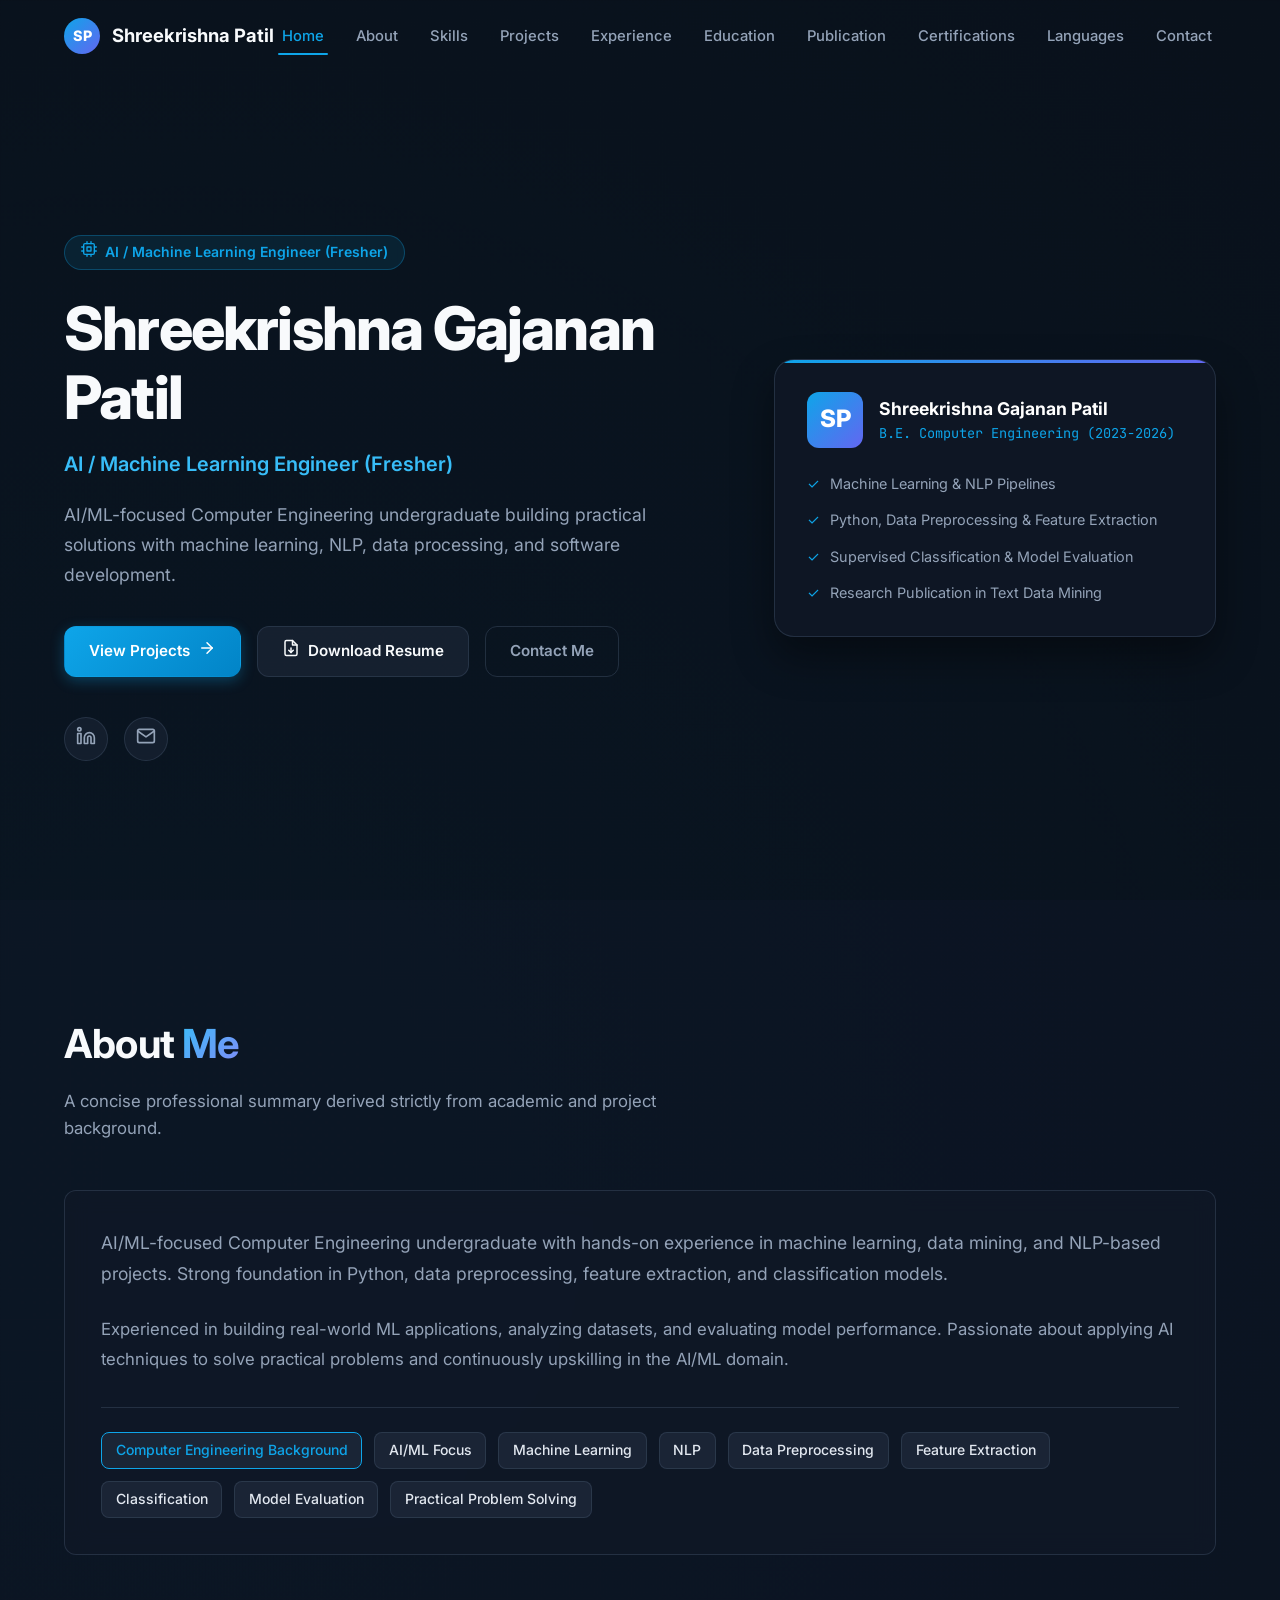
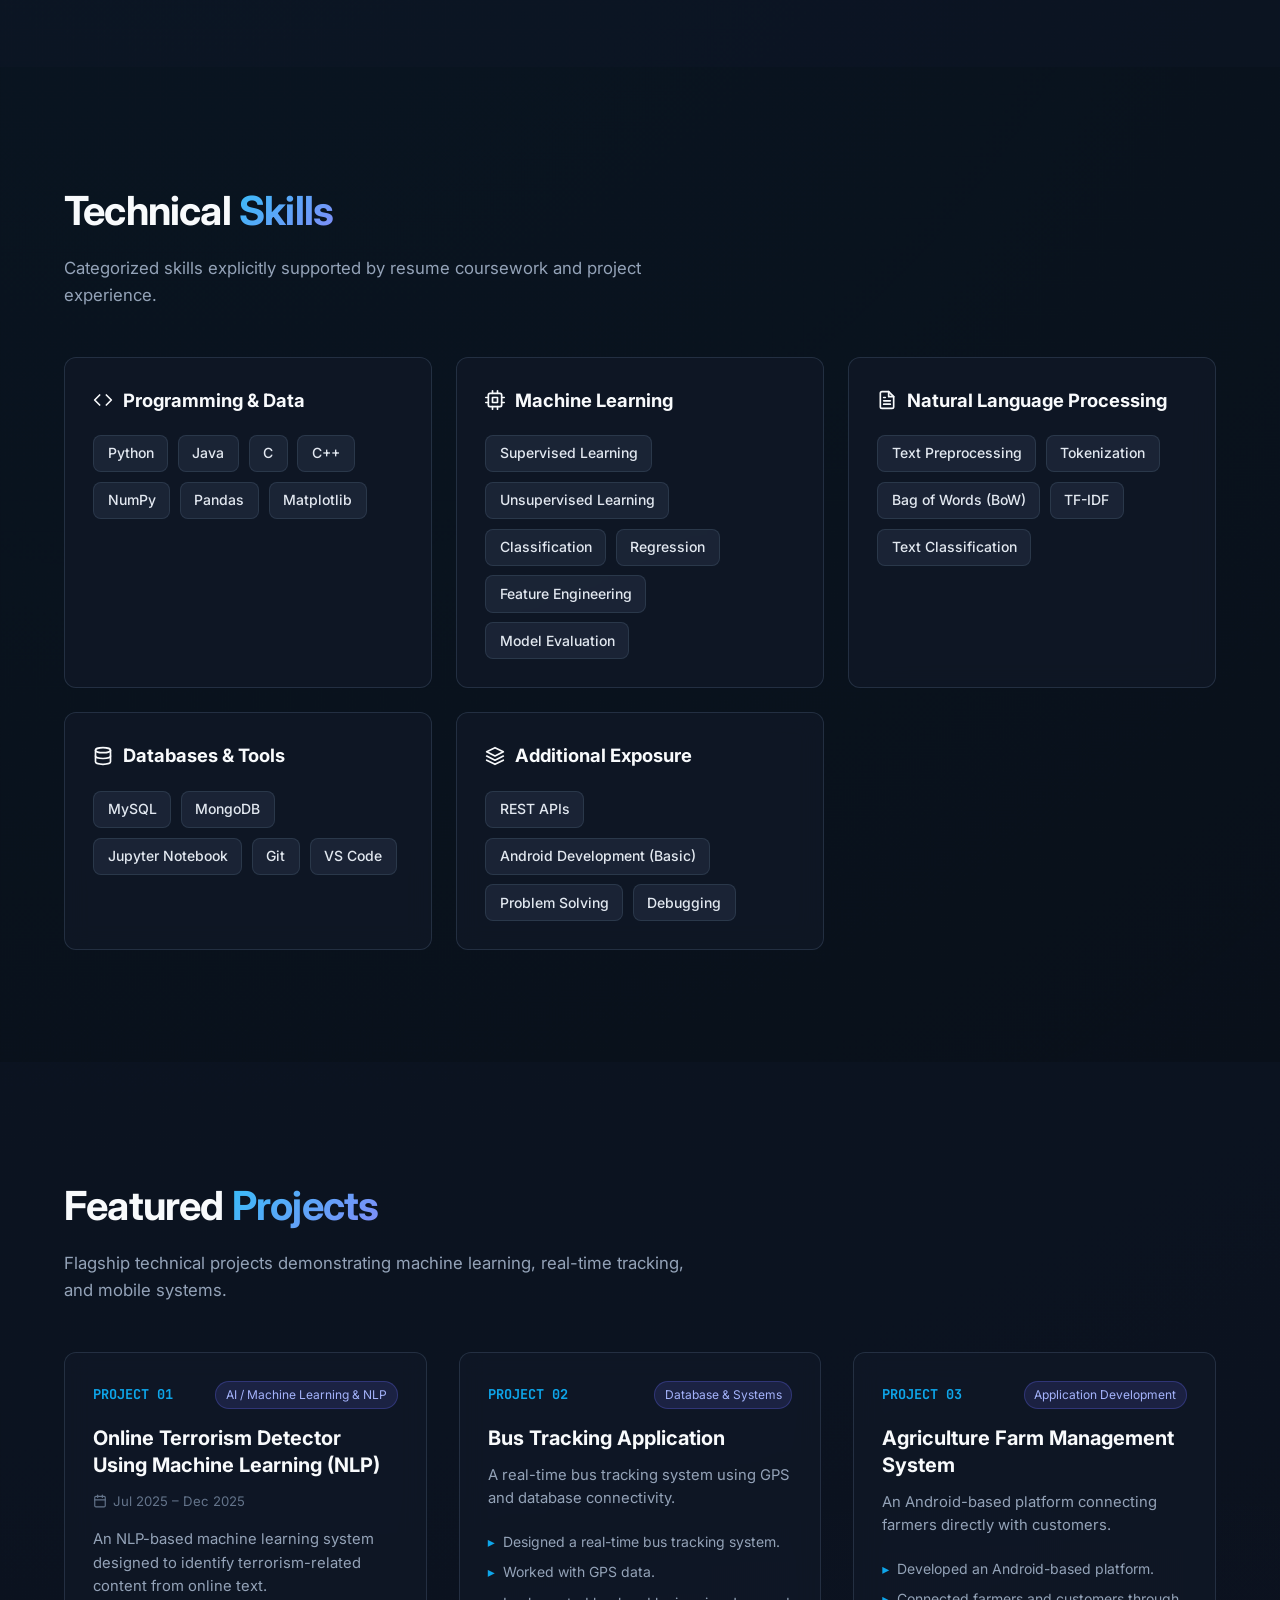
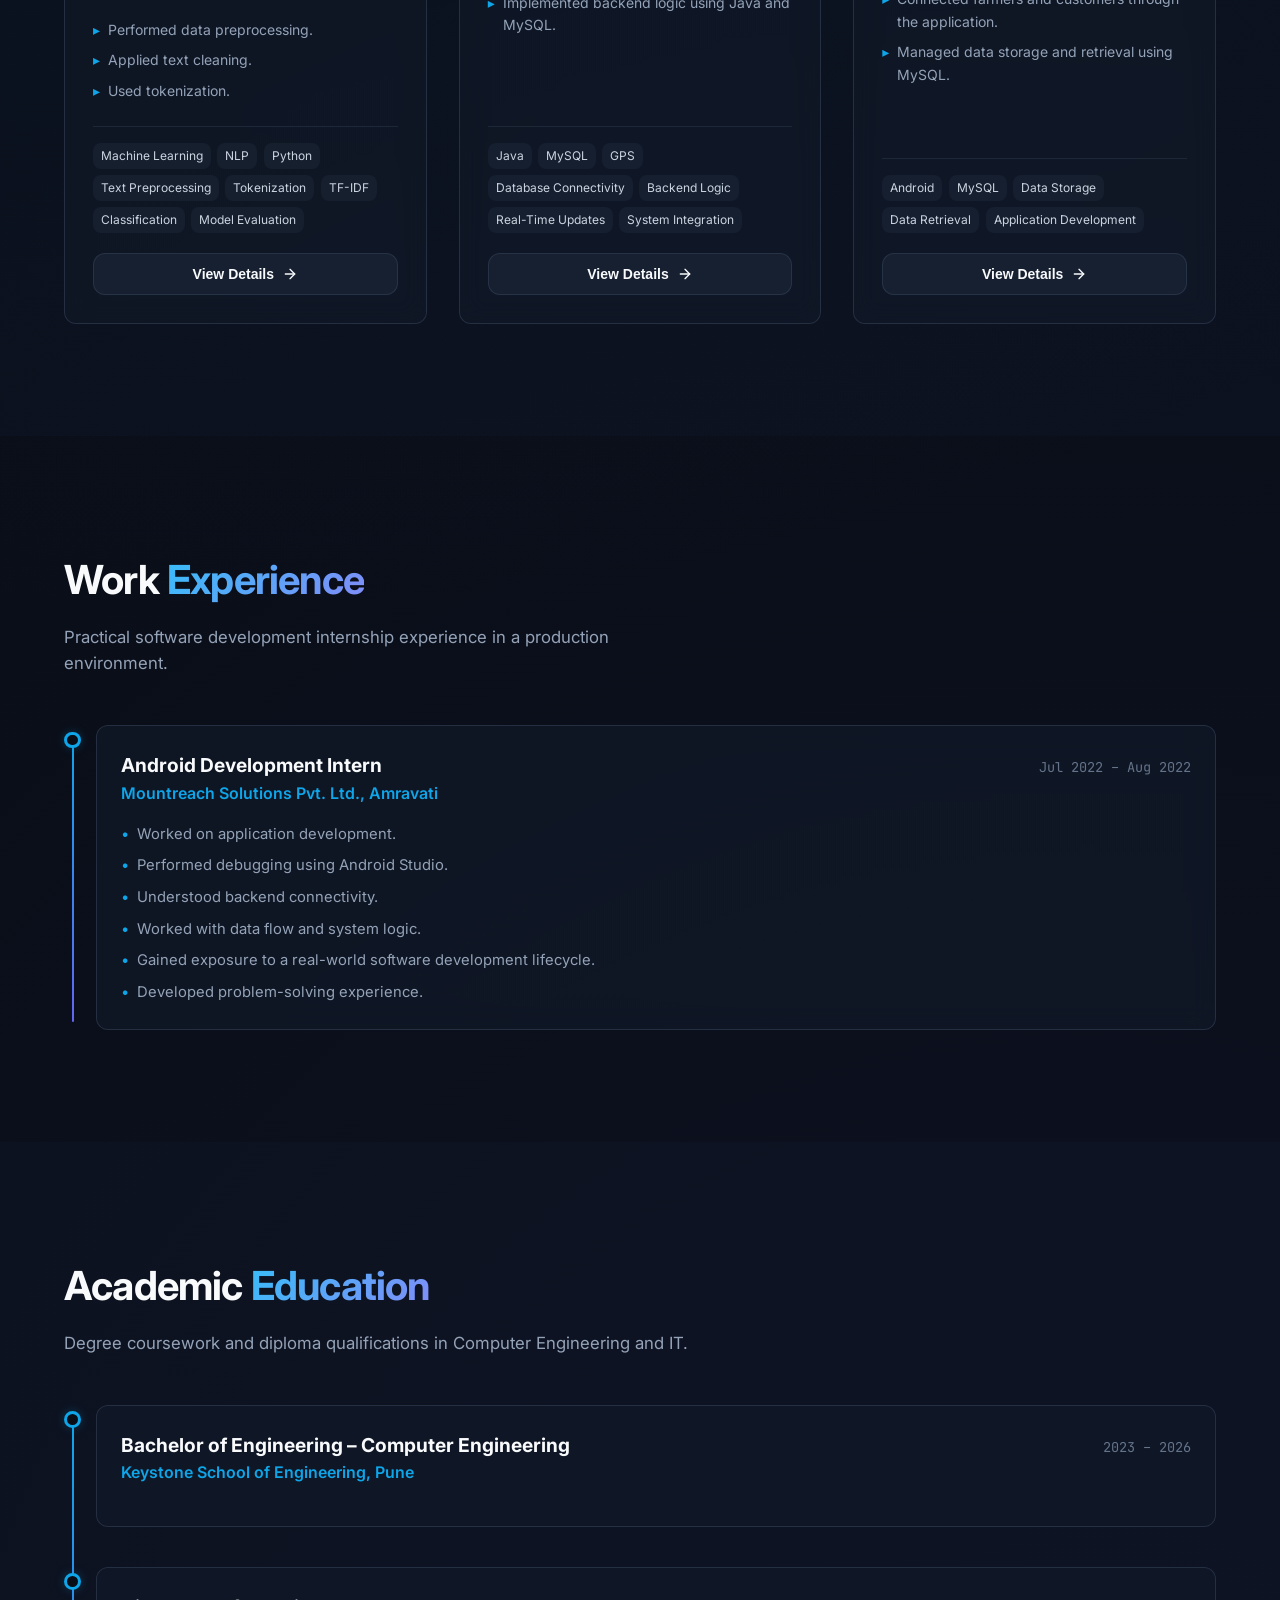
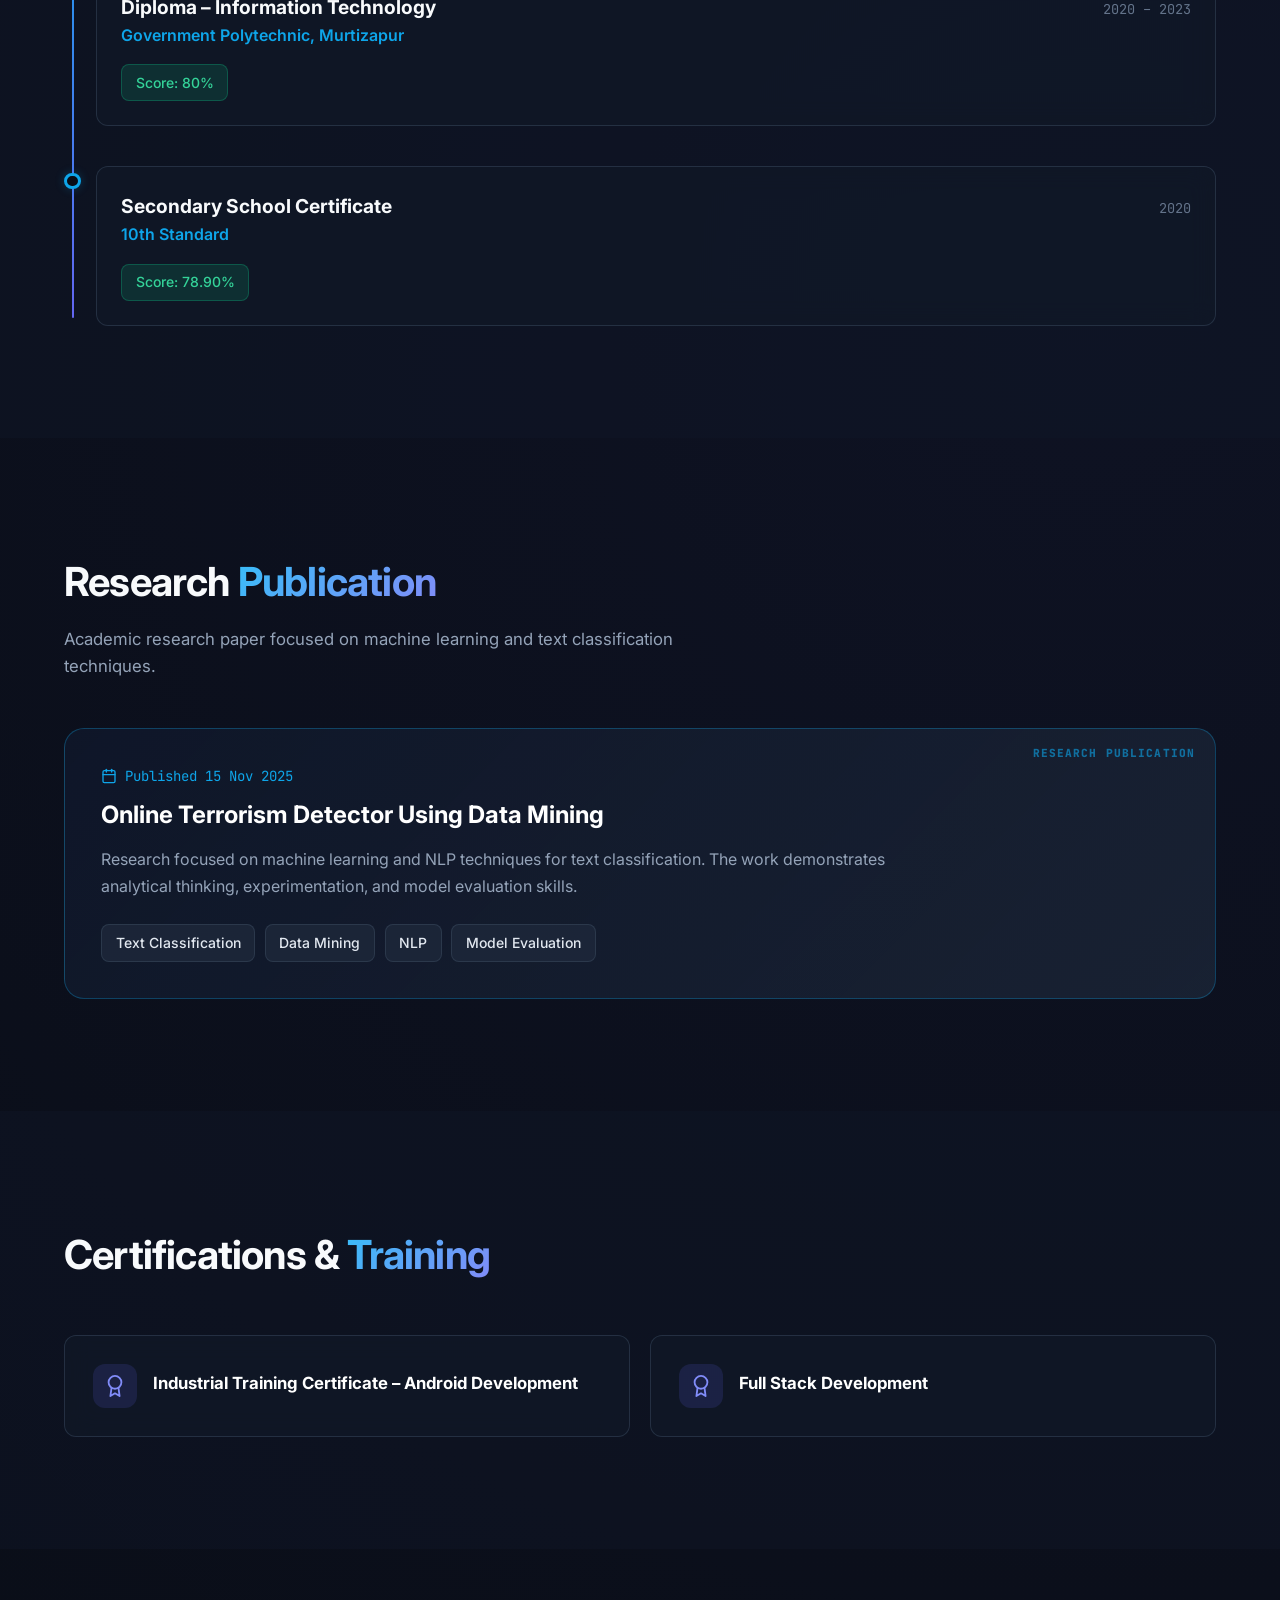
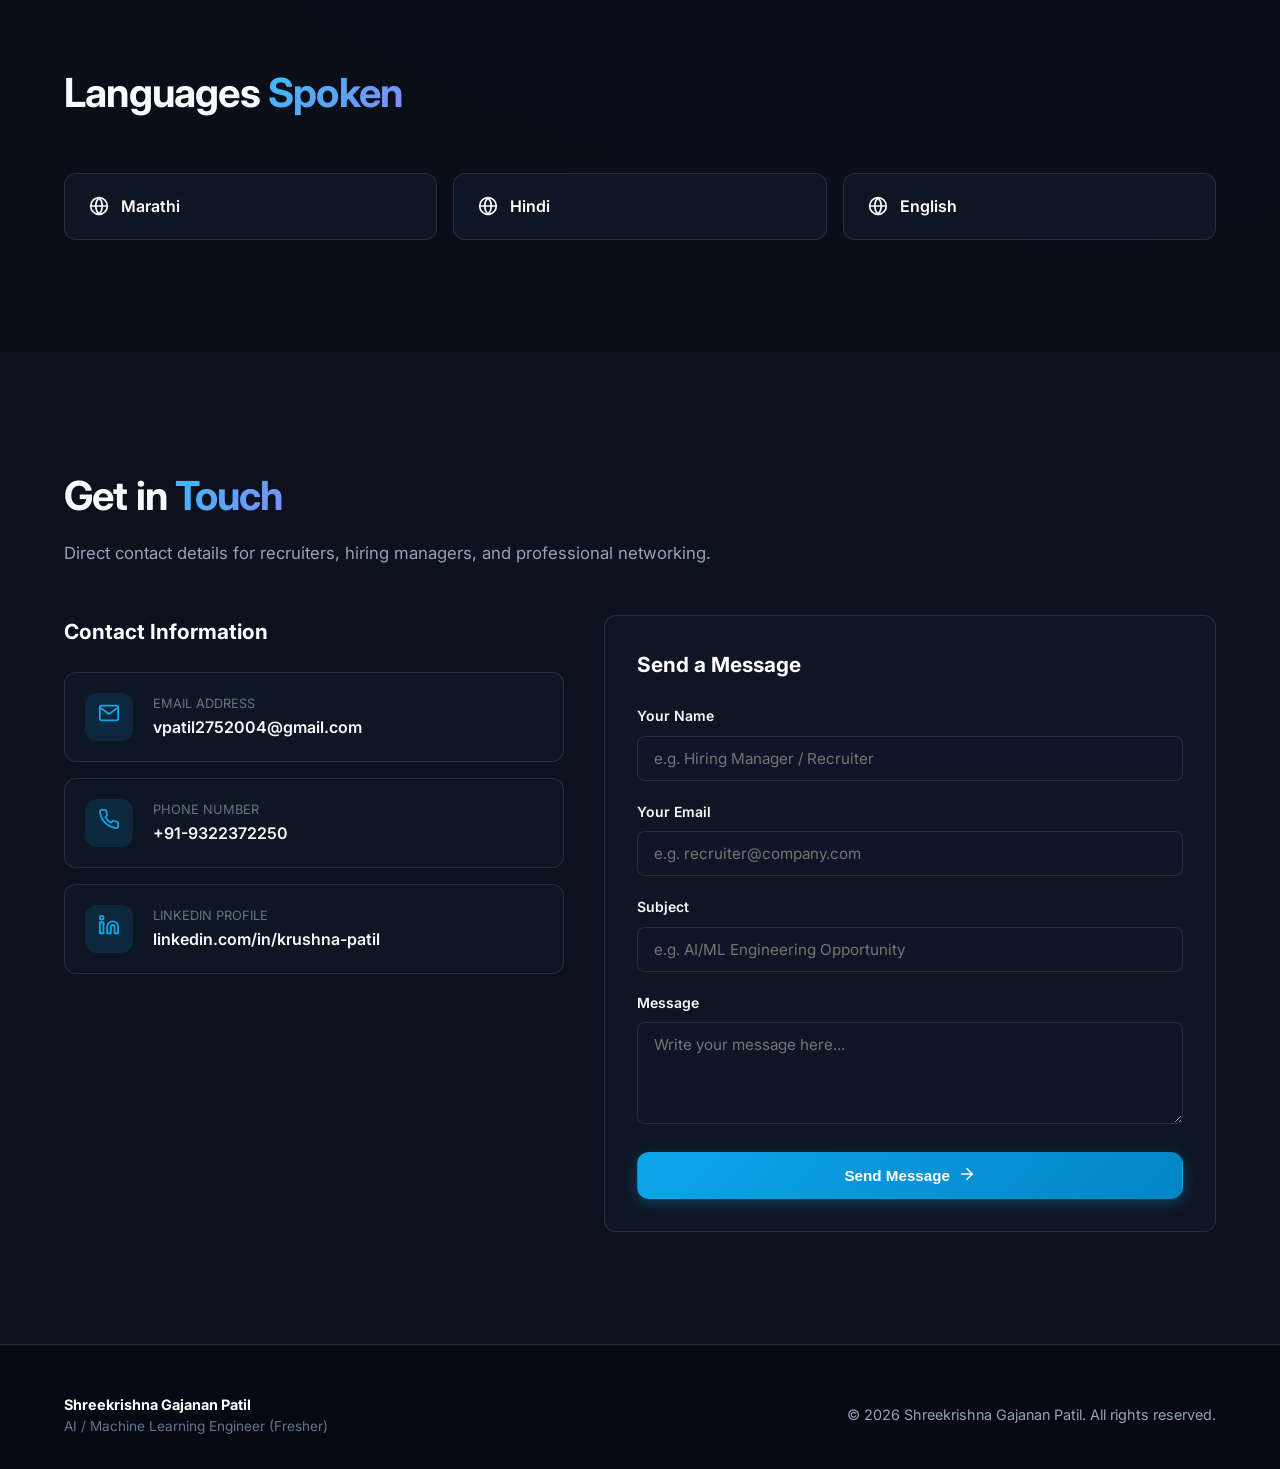
<file: index.html>
<!DOCTYPE html>
<html lang="en">
<head>
  <meta charset="UTF-8">
  <meta name="viewport" content="width=device-width, initial-scale=1.0">

  <!-- SEO Primary Meta Tags -->
  <title>Shreekrishna Gajanan Patil | AI / Machine Learning Engineer</title>
  <meta name="title" content="Shreekrishna Gajanan Patil | AI / Machine Learning Engineer">
  <meta name="description" content="Portfolio of Shreekrishna Gajanan Patil, an AI/ML-focused Computer Engineering undergraduate with experience in machine learning, NLP, data processing, and software development.">
  <meta name="keywords" content="Shreekrishna Gajanan Patil, AI Engineer, Machine Learning Engineer, NLP, Computer Engineering, Python, Supervised Learning, Data Mining, Portfolio">
  <meta name="author" content="Shreekrishna Gajanan Patil">
  <meta name="robots" content="index, follow">

  <!-- Open Graph / Facebook -->
  <meta property="og:type" content="website">
  <meta property="og:url" content="https://shreekrishna-patil.github.io/">
  <meta property="og:title" content="Shreekrishna Gajanan Patil | AI / Machine Learning Engineer">
  <meta property="og:description" content="AI/ML-focused Computer Engineering undergraduate with hands-on experience in machine learning, NLP, data processing, and practical software development.">
  <meta property="og:image" content="./assets/og-image.png">

  <!-- Twitter -->
  <meta property="twitter:card" content="summary_large_image">
  <meta property="twitter:title" content="Shreekrishna Gajanan Patil | AI / Machine Learning Engineer">
  <meta property="twitter:description" content="AI/ML-focused Computer Engineering undergraduate with hands-on experience in machine learning, NLP, and software development.">
  <meta property="twitter:image" content="./assets/og-image.png">

  <!-- Google Fonts Preconnect -->
  <link rel="preconnect" href="https://fonts.googleapis.com">
  <link rel="preconnect" href="https://fonts.gstatic.com" crossorigin>
  <link href="https://fonts.googleapis.com/css2?family=Inter:wght@400;500;600;700;800&family=JetBrains+Mono:wght@400;600;700&display=swap" rel="stylesheet">

  <!-- Favicon -->
  <link rel="icon" type="image/svg+xml" href="./assets/favicon.svg">

  <!-- Stylesheets -->
  <link rel="stylesheet" href="./css/styles.css">

  <!-- JSON-LD Structured Data for Person Schema -->
  <script type="application/ld+json">
  {
    "@context": "https://schema.org",
    "@type": "Person",
    "name": "Shreekrishna Gajanan Patil",
    "jobTitle": "AI / Machine Learning Engineer (Fresher)",
    "email": "vpatil2752004@gmail.com",
    "telephone": "+91-9322372250",
    "sameAs": [
      "https://linkedin.com/in/krushna-patil"
    ],
    "knowsAbout": [
      "Machine Learning",
      "Natural Language Processing",
      "Python",
      "Supervised Learning",
      "Data Preprocessing",
      "TF-IDF",
      "Computer Engineering",
      "MySQL",
      "Java"
    ],
    "alumniOf": [
      {
        "@type": "EducationalOrganization",
        "name": "Keystone School of Engineering, Pune"
      },
      {
        "@type": "EducationalOrganization",
        "name": "Government Polytechnic, Murtizapur"
      }
    ]
  }
  </script>
</head>
<body>

  <!-- Sticky Header Navigation (1. Navbar) -->
  <header class="site-header" id="site-header">
    <div class="container nav-container">
      <a href="#home" class="brand-logo" aria-label="Shreekrishna Gajanan Patil Home">
        <div class="brand-avatar">SP</div>
        <span>Shreekrishna Patil</span>
      </a>

      <nav aria-label="Main Navigation">
        <ul class="nav-menu">
          <li><a href="#home" class="nav-link active">Home</a></li>
          <li><a href="#about" class="nav-link">About</a></li>
          <li><a href="#skills" class="nav-link">Skills</a></li>
          <li><a href="#projects" class="nav-link">Projects</a></li>
          <li><a href="#experience" class="nav-link">Experience</a></li>
          <li><a href="#education" class="nav-link">Education</a></li>
          <li><a href="#publication" class="nav-link">Publication</a></li>
          <li><a href="#certifications" class="nav-link">Certifications</a></li>
          <li><a href="#languages" class="nav-link">Languages</a></li>
          <li><a href="#contact" class="nav-link">Contact</a></li>
        </ul>
      </nav>

      <button class="mobile-nav-toggle" id="mobile-nav-toggle" aria-label="Toggle Navigation Menu" aria-expanded="false" aria-controls="mobile-drawer">
        <span data-icon="code" data-size="24"></span>
      </button>
    </div>
  </header>

  <!-- Mobile Drawer Menu -->
  <div class="mobile-drawer" id="mobile-drawer">
    <ul class="mobile-drawer-links">
      <li><a href="#home" class="mobile-drawer-link">Home <span>→</span></a></li>
      <li><a href="#about" class="mobile-drawer-link">About <span>→</span></a></li>
      <li><a href="#skills" class="mobile-drawer-link">Skills <span>→</span></a></li>
      <li><a href="#projects" class="mobile-drawer-link">Projects <span>→</span></a></li>
      <li><a href="#experience" class="mobile-drawer-link">Experience <span>→</span></a></li>
      <li><a href="#education" class="mobile-drawer-link">Education <span>→</span></a></li>
      <li><a href="#publication" class="mobile-drawer-link">Publication <span>→</span></a></li>
      <li><a href="#certifications" class="mobile-drawer-link">Certifications <span>→</span></a></li>
      <li><a href="#languages" class="mobile-drawer-link">Languages <span>→</span></a></li>
      <li><a href="#contact" class="mobile-drawer-link">Contact <span>→</span></a></li>
    </ul>
  </div>

  <main>
    <!-- Section 2: Hero -->
    <section class="hero-section" id="home">
      <div class="container">
        <div class="hero-grid">
          <div>
            <div class="hero-badge">
              <span data-icon="cpu" data-size="16"></span>
              <span>AI / Machine Learning Engineer (Fresher)</span>
            </div>
            
            <h1 class="hero-title">
              Shreekrishna Gajanan Patil
            </h1>

            <h2 class="hero-subtitle">
              AI / Machine Learning Engineer (Fresher)
            </h2>

            <p class="hero-description">
              AI/ML-focused Computer Engineering undergraduate building practical solutions with machine learning, NLP, data processing, and software development.
            </p>

            <div class="hero-actions">
              <a href="#projects" class="btn btn-primary">
                View Projects <span data-icon="arrow-right" data-size="18"></span>
              </a>

              <a href="./assets/Shreekrishna_Gajanan_Patil_Resume.pdf" download="Shreekrishna_Gajanan_Patil_Resume.pdf" class="btn btn-secondary">
                <span data-icon="file-down" data-size="18"></span> Download Resume
              </a>

              <a href="#contact" class="btn btn-outline">
                Contact Me
              </a>
            </div>

            <div class="hero-socials">
              <a href="https://linkedin.com/in/krushna-patil" target="_blank" rel="noopener noreferrer" class="social-icon-btn" aria-label="LinkedIn Profile">
                <span data-icon="linkedin" data-size="20"></span>
              </a>
              <a href="mailto:vpatil2752004@gmail.com" class="social-icon-btn" aria-label="Email Shreekrishna">
                <span data-icon="mail" data-size="20"></span>
              </a>
            </div>
          </div>

          <!-- Hero Visual Accent Card -->
          <div class="hero-card">
            <div class="hero-card-header">
              <div class="hero-card-avatar">SP</div>
              <div>
                <h3 style="font-weight: 700; color: #fff; font-size: 1.1rem;">Shreekrishna Gajanan Patil</h3>
                <p style="color: var(--color-primary); font-size: 0.85rem; font-family: var(--font-mono);">B.E. Computer Engineering (2023-2026)</p>
              </div>
            </div>

            <div style="display: flex; flex-direction: column; gap: 0.85rem; font-size: 0.9rem; color: var(--text-muted);">
              <div style="display: flex; align-items: center; gap: 0.6rem;">
                <span style="color: var(--color-primary);">✓</span>
                <span>Machine Learning & NLP Pipelines</span>
              </div>
              <div style="display: flex; align-items: center; gap: 0.6rem;">
                <span style="color: var(--color-primary);">✓</span>
                <span>Python, Data Preprocessing & Feature Extraction</span>
              </div>
              <div style="display: flex; align-items: center; gap: 0.6rem;">
                <span style="color: var(--color-primary);">✓</span>
                <span>Supervised Classification & Model Evaluation</span>
              </div>
              <div style="display: flex; align-items: center; gap: 0.6rem;">
                <span style="color: var(--color-primary);">✓</span>
                <span>Research Publication in Text Data Mining</span>
              </div>
            </div>
          </div>
        </div>
      </div>
    </section>

    <!-- Section 3: About -->
    <section class="section-padding" id="about" style="background-color: rgba(15, 23, 42, 0.4);">
      <div class="container">
        <div class="section-header">
          <h2 class="section-title">About <span class="gradient-text">Me</span></h2>
          <p class="section-subtitle">A concise professional summary derived strictly from academic and project background.</p>
        </div>

        <div class="card" style="padding: 2.25rem;">
          <p style="font-size: 1.1rem; line-height: 1.8; color: var(--text-muted); margin-bottom: 1.5rem;">
            AI/ML-focused Computer Engineering undergraduate with hands-on experience in machine learning, data mining, and NLP-based projects. Strong foundation in Python, data preprocessing, feature extraction, and classification models.
          </p>
          <p style="font-size: 1.05rem; line-height: 1.8; color: var(--text-muted);">
            Experienced in building real-world ML applications, analyzing datasets, and evaluating model performance. Passionate about applying AI techniques to solve practical problems and continuously upskilling in the AI/ML domain.
          </p>

          <div style="display: flex; flex-wrap: wrap; gap: 0.75rem; margin-top: 2rem; padding-top: 1.5rem; border-top: 1px solid var(--border-color);">
            <span class="skill-badge" style="border-color: var(--color-primary); color: var(--color-primary);">Computer Engineering Background</span>
            <span class="skill-badge">AI/ML Focus</span>
            <span class="skill-badge">Machine Learning</span>
            <span class="skill-badge">NLP</span>
            <span class="skill-badge">Data Preprocessing</span>
            <span class="skill-badge">Feature Extraction</span>
            <span class="skill-badge">Classification</span>
            <span class="skill-badge">Model Evaluation</span>
            <span class="skill-badge">Practical Problem Solving</span>
          </div>
        </div>
      </div>
    </section>

    <!-- Section 4: Skills -->
    <section class="section-padding" id="skills">
      <div class="container">
        <div class="section-header">
          <h2 class="section-title">Technical <span class="gradient-text">Skills</span></h2>
          <p class="section-subtitle">Categorized skills explicitly supported by resume coursework and project experience.</p>
        </div>

        <div class="skills-grid" id="skills-container">
          <!-- Rendered by main.js -->
        </div>
      </div>
    </section>

    <!-- Section 5: Featured Projects -->
    <section class="section-padding" id="projects" style="background-color: rgba(15, 23, 42, 0.4);">
      <div class="container">
        <div class="section-header">
          <h2 class="section-title">Featured <span class="gradient-text">Projects</span></h2>
          <p class="section-subtitle">Flagship technical projects demonstrating machine learning, real-time tracking, and mobile systems.</p>
        </div>

        <div class="projects-grid" id="projects-container">
          <!-- Rendered by main.js -->
        </div>
      </div>
    </section>

    <!-- Section 6: Experience -->
    <section class="section-padding" id="experience">
      <div class="container">
        <div class="section-header">
          <h2 class="section-title">Work <span class="gradient-text">Experience</span></h2>
          <p class="section-subtitle">Practical software development internship experience in a production environment.</p>
        </div>

        <div id="experience-container">
          <!-- Rendered by main.js -->
        </div>
      </div>
    </section>

    <!-- Section 7: Education -->
    <section class="section-padding" id="education" style="background-color: rgba(15, 23, 42, 0.4);">
      <div class="container">
        <div class="section-header">
          <h2 class="section-title">Academic <span class="gradient-text">Education</span></h2>
          <p class="section-subtitle">Degree coursework and diploma qualifications in Computer Engineering and IT.</p>
        </div>

        <div id="education-container">
          <!-- Rendered by main.js -->
        </div>
      </div>
    </section>

    <!-- Section 8: Publication -->
    <section class="section-padding" id="publication">
      <div class="container">
        <div class="section-header">
          <h2 class="section-title">Research <span class="gradient-text">Publication</span></h2>
          <p class="section-subtitle">Academic research paper focused on machine learning and text classification techniques.</p>
        </div>

        <div id="publication-container">
          <!-- Rendered by main.js -->
        </div>
      </div>
    </section>

    <!-- Section 9: Certifications -->
    <section class="section-padding" id="certifications" style="background-color: rgba(15, 23, 42, 0.4);">
      <div class="container">
        <div class="section-header">
          <h2 class="section-title">Certifications & <span class="gradient-text">Training</span></h2>
        </div>

        <div style="display: grid; grid-template-columns: repeat(auto-fit, minmax(280px, 1fr)); gap: 1.25rem;" id="certifications-container">
          <!-- Rendered by main.js -->
        </div>
      </div>
    </section>

    <!-- Section 10: Languages -->
    <section class="section-padding" id="languages">
      <div class="container">
        <div class="section-header">
          <h2 class="section-title">Languages <span class="gradient-text">Spoken</span></h2>
        </div>

        <div style="display: grid; grid-template-columns: repeat(auto-fit, minmax(200px, 1fr)); gap: 1rem;" id="languages-container">
          <!-- Rendered by main.js -->
        </div>
      </div>
    </section>

    <!-- Section 11: Contact -->
    <section class="section-padding" id="contact" style="background-color: rgba(15, 23, 42, 0.4);">
      <div class="container">
        <div class="section-header">
          <h2 class="section-title">Get in <span class="gradient-text">Touch</span></h2>
          <p class="section-subtitle">Direct contact details for recruiters, hiring managers, and professional networking.</p>
        </div>

        <div class="contact-grid">
          <div>
            <h3 style="font-size: 1.3rem; font-weight: 700; color: #fff; margin-bottom: 1.5rem;">Contact Information</h3>

            <a href="mailto:vpatil2752004@gmail.com" class="contact-card-item">
              <div class="contact-icon-box">
                <span data-icon="mail" data-size="22"></span>
              </div>
              <div>
                <span style="font-size: 0.8rem; color: var(--text-subtle); display: block;">EMAIL ADDRESS</span>
                <span style="font-weight: 600; color: var(--text-main);">vpatil2752004@gmail.com</span>
              </div>
            </a>

            <a href="tel:+919322372250" class="contact-card-item">
              <div class="contact-icon-box">
                <span data-icon="phone" data-size="22"></span>
              </div>
              <div>
                <span style="font-size: 0.8rem; color: var(--text-subtle); display: block;">PHONE NUMBER</span>
                <span style="font-weight: 600; color: var(--text-main);">+91-9322372250</span>
              </div>
            </a>

            <a href="https://linkedin.com/in/krushna-patil" target="_blank" rel="noopener noreferrer" class="contact-card-item">
              <div class="contact-icon-box">
                <span data-icon="linkedin" data-size="22"></span>
              </div>
              <div>
                <span style="font-size: 0.8rem; color: var(--text-subtle); display: block;">LINKEDIN PROFILE</span>
                <span style="font-weight: 600; color: var(--text-main);">linkedin.com/in/krushna-patil</span>
              </div>
            </a>
          </div>

          <!-- Interactive Contact Form -->
          <div class="card" style="padding: 2rem;">
            <h3 style="font-size: 1.3rem; font-weight: 700; color: #fff; margin-bottom: 1.5rem;">Send a Message</h3>

            <form id="contact-form">
              <div class="form-group">
                <label for="form-name" class="form-label">Your Name</label>
                <input type="text" id="form-name" class="form-input" placeholder="e.g. Hiring Manager / Recruiter" required>
              </div>

              <div class="form-group">
                <label for="form-email" class="form-label">Your Email</label>
                <input type="email" id="form-email" class="form-input" placeholder="e.g. recruiter@company.com" required>
              </div>

              <div class="form-group">
                <label for="form-subject" class="form-label">Subject</label>
                <input type="text" id="form-subject" class="form-input" placeholder="e.g. AI/ML Engineering Opportunity">
              </div>

              <div class="form-group">
                <label for="form-message" class="form-label">Message</label>
                <textarea id="form-message" rows="4" class="form-textarea" placeholder="Write your message here..." required></textarea>
              </div>

              <button type="submit" class="btn btn-primary" style="width: 100%;">
                Send Message <span data-icon="arrow-right" data-size="18"></span>
              </button>

              <div id="form-status" style="display: none;"></div>
            </form>
          </div>
        </div>
      </div>
    </section>
  </main>

  <!-- Section 12: Footer -->
  <footer class="site-footer">
    <div class="container footer-content">
      <div>
        <p style="font-weight: 700; color: #fff;">Shreekrishna Gajanan Patil</p>
        <p style="font-size: 0.85rem; color: var(--text-subtle);">AI / Machine Learning Engineer (Fresher)</p>
      </div>

      <div>
        <p>© 2026 Shreekrishna Gajanan Patil. All rights reserved.</p>
      </div>
    </div>
  </footer>

  <!-- Floating Back to Top Button -->
  <button id="back-to-top" class="back-to-top" aria-label="Back to top of page">
    <span data-icon="arrow-right" data-size="20" style="transform: rotate(-90deg);"></span>
  </button>

  <!-- Project Detail Modal Dialog -->
  <div class="modal-overlay" id="modal-overlay" role="dialog" aria-modal="true" aria-labelledby="modal-title">
    <div class="modal-container">
      <button class="modal-close" onclick="closeModal()" aria-label="Close modal">✕</button>
      <div id="modal-content">
        <!-- Injected via JavaScript -->
      </div>
    </div>
  </div>

  <!-- Scripts -->
  <script src="./js/portfolioData.js"></script>
  <script src="./js/main.js"></script>
</body>
</html>
</file>
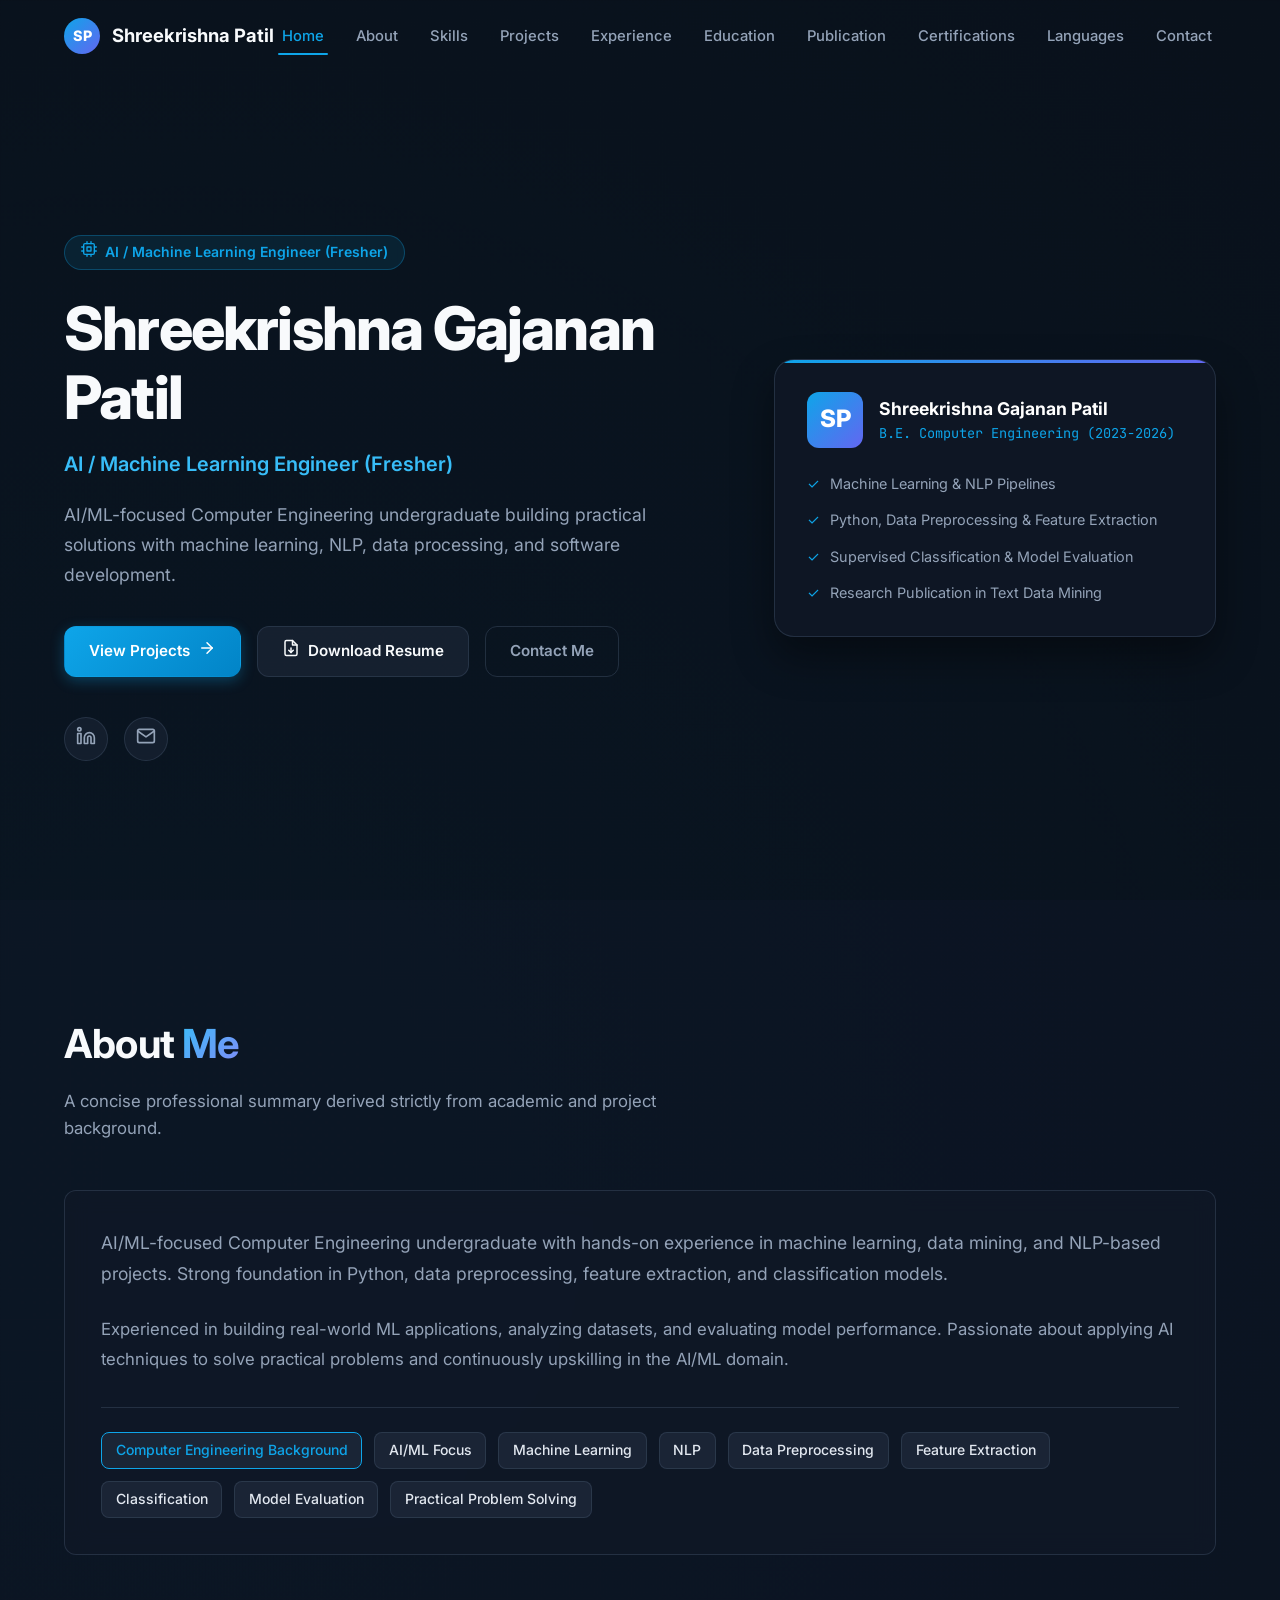
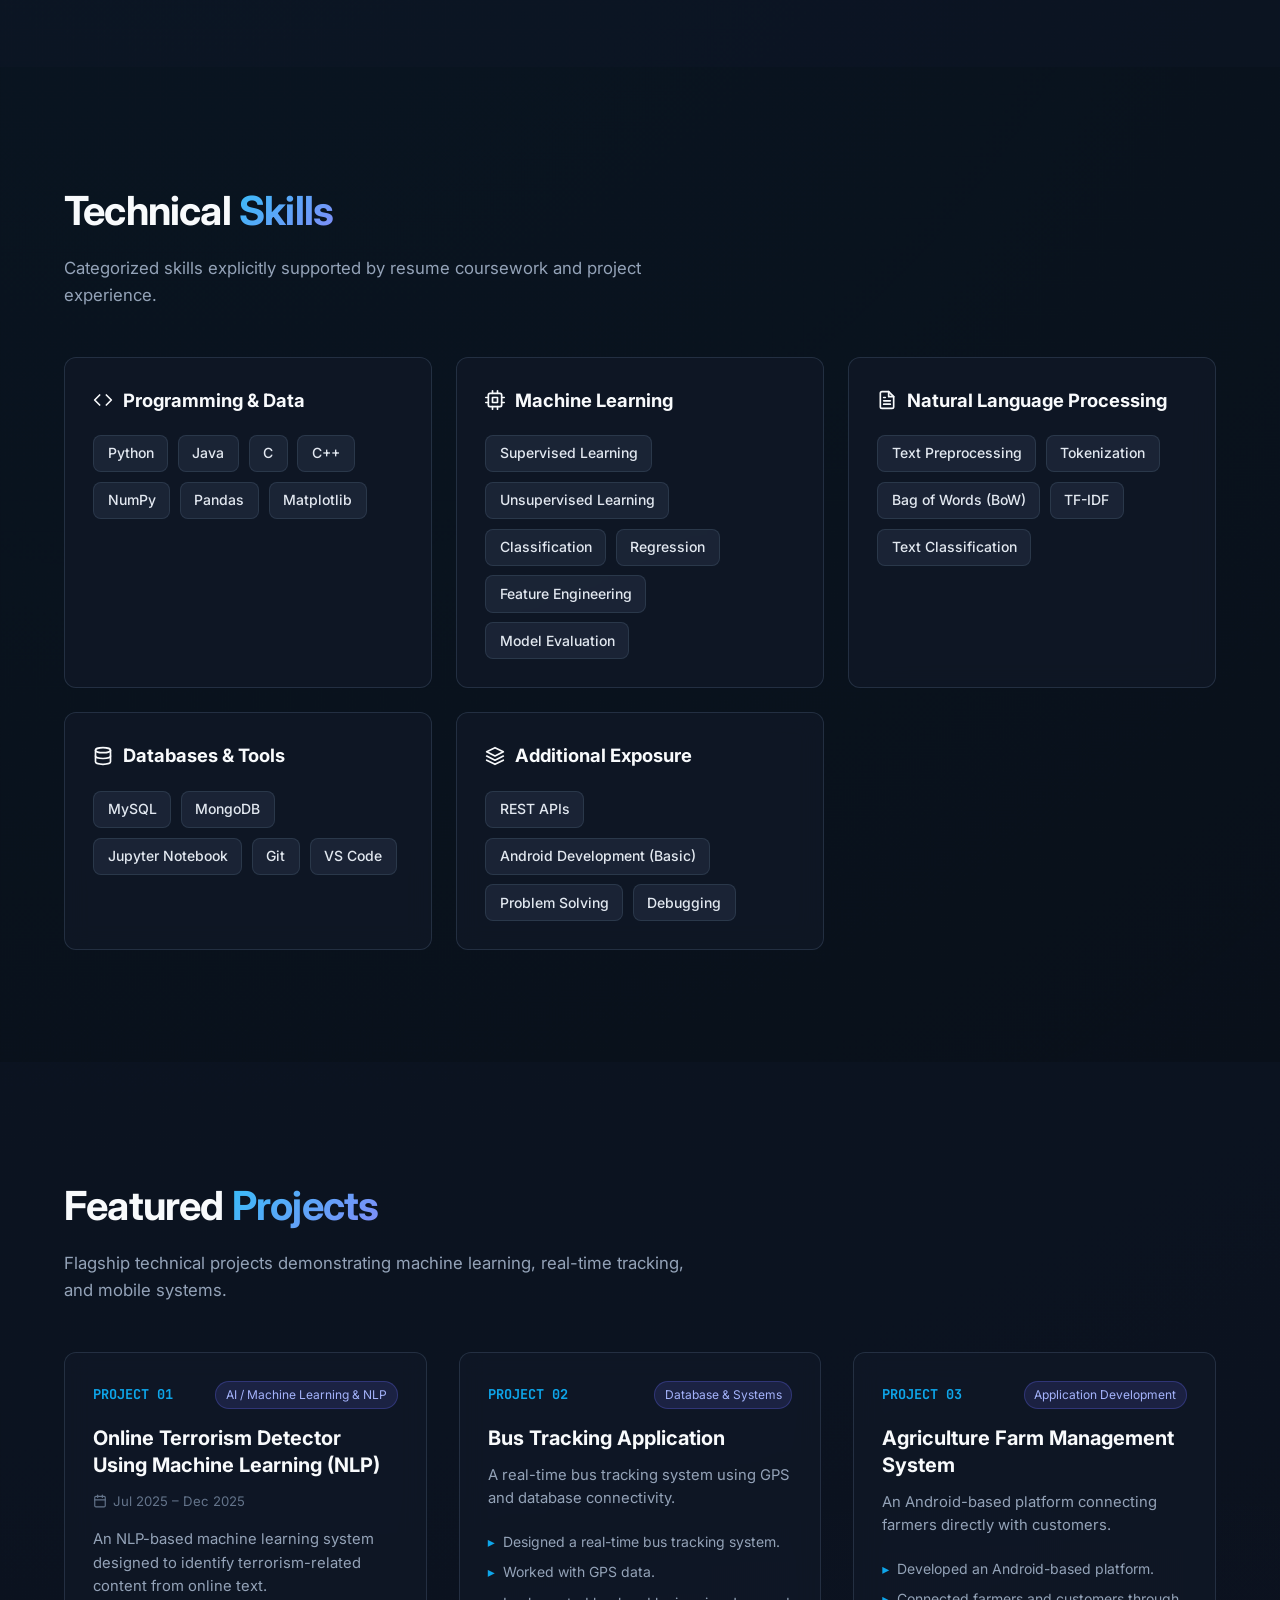
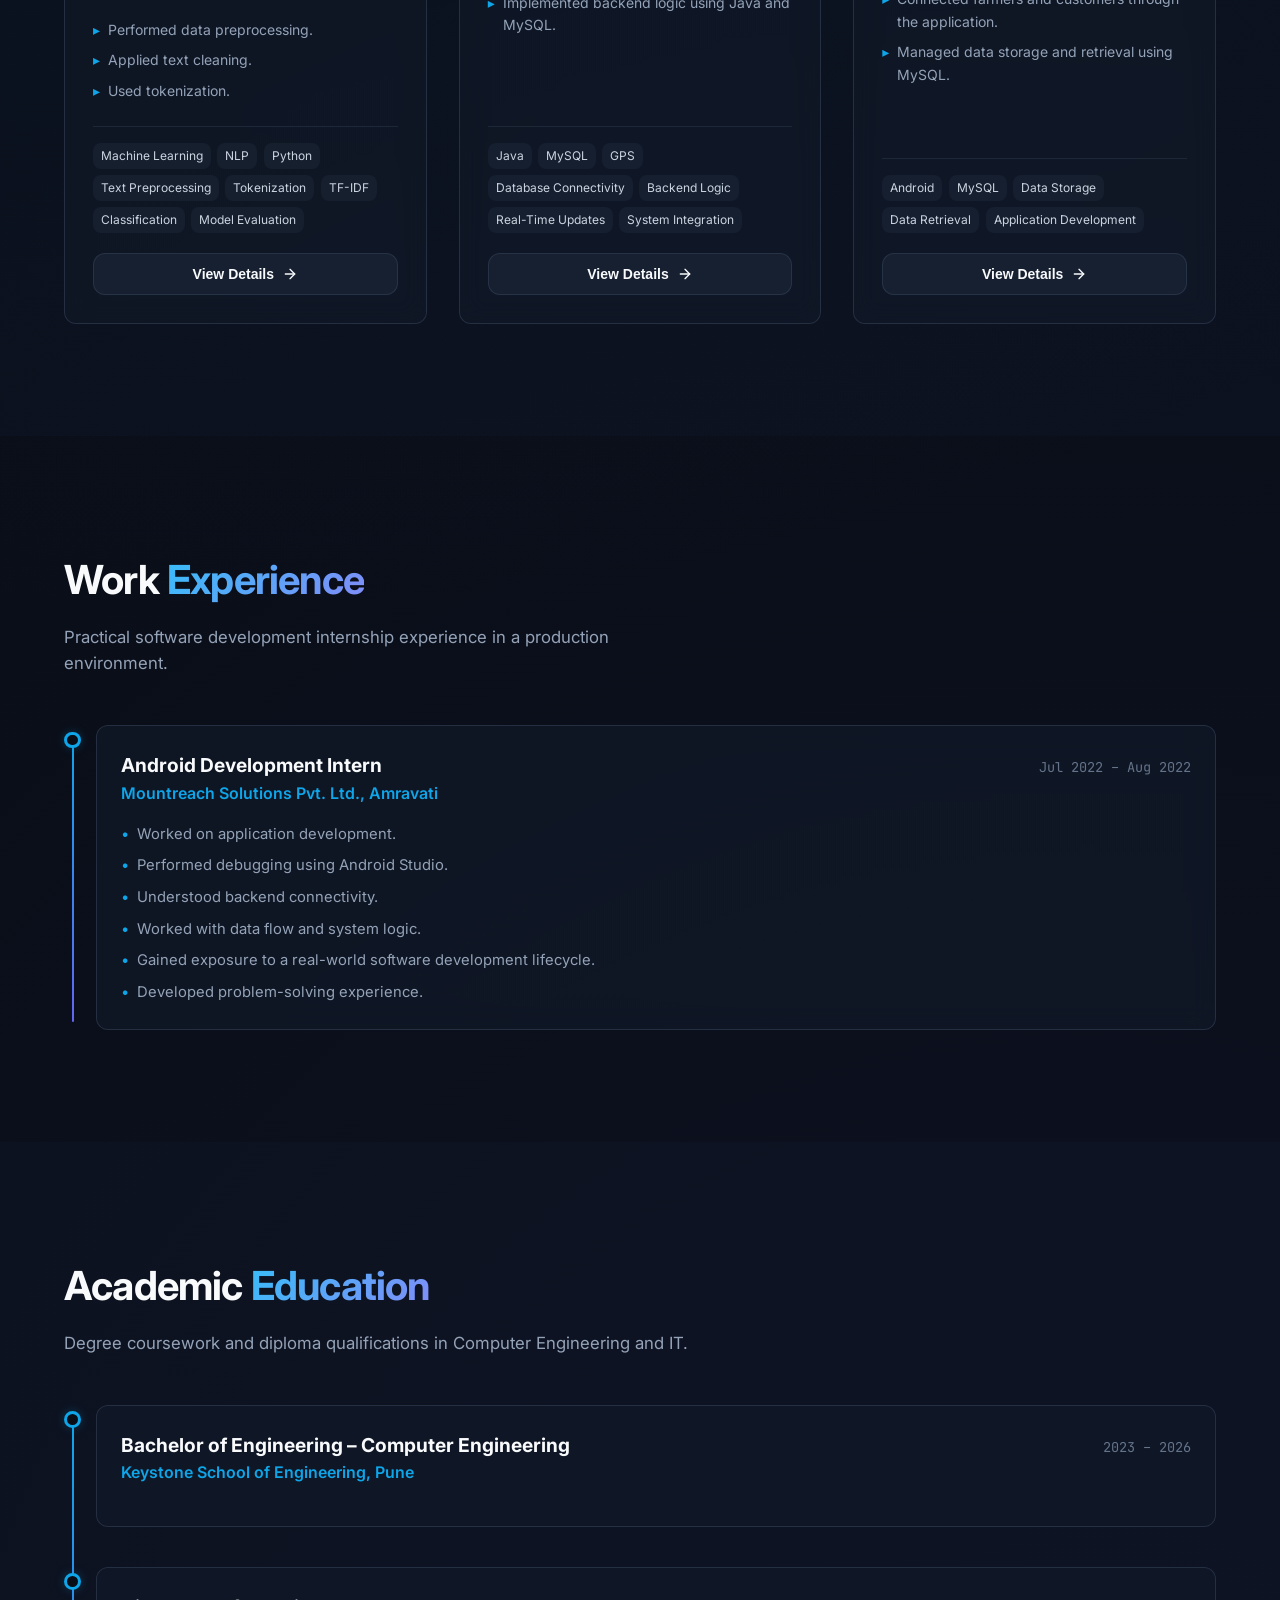
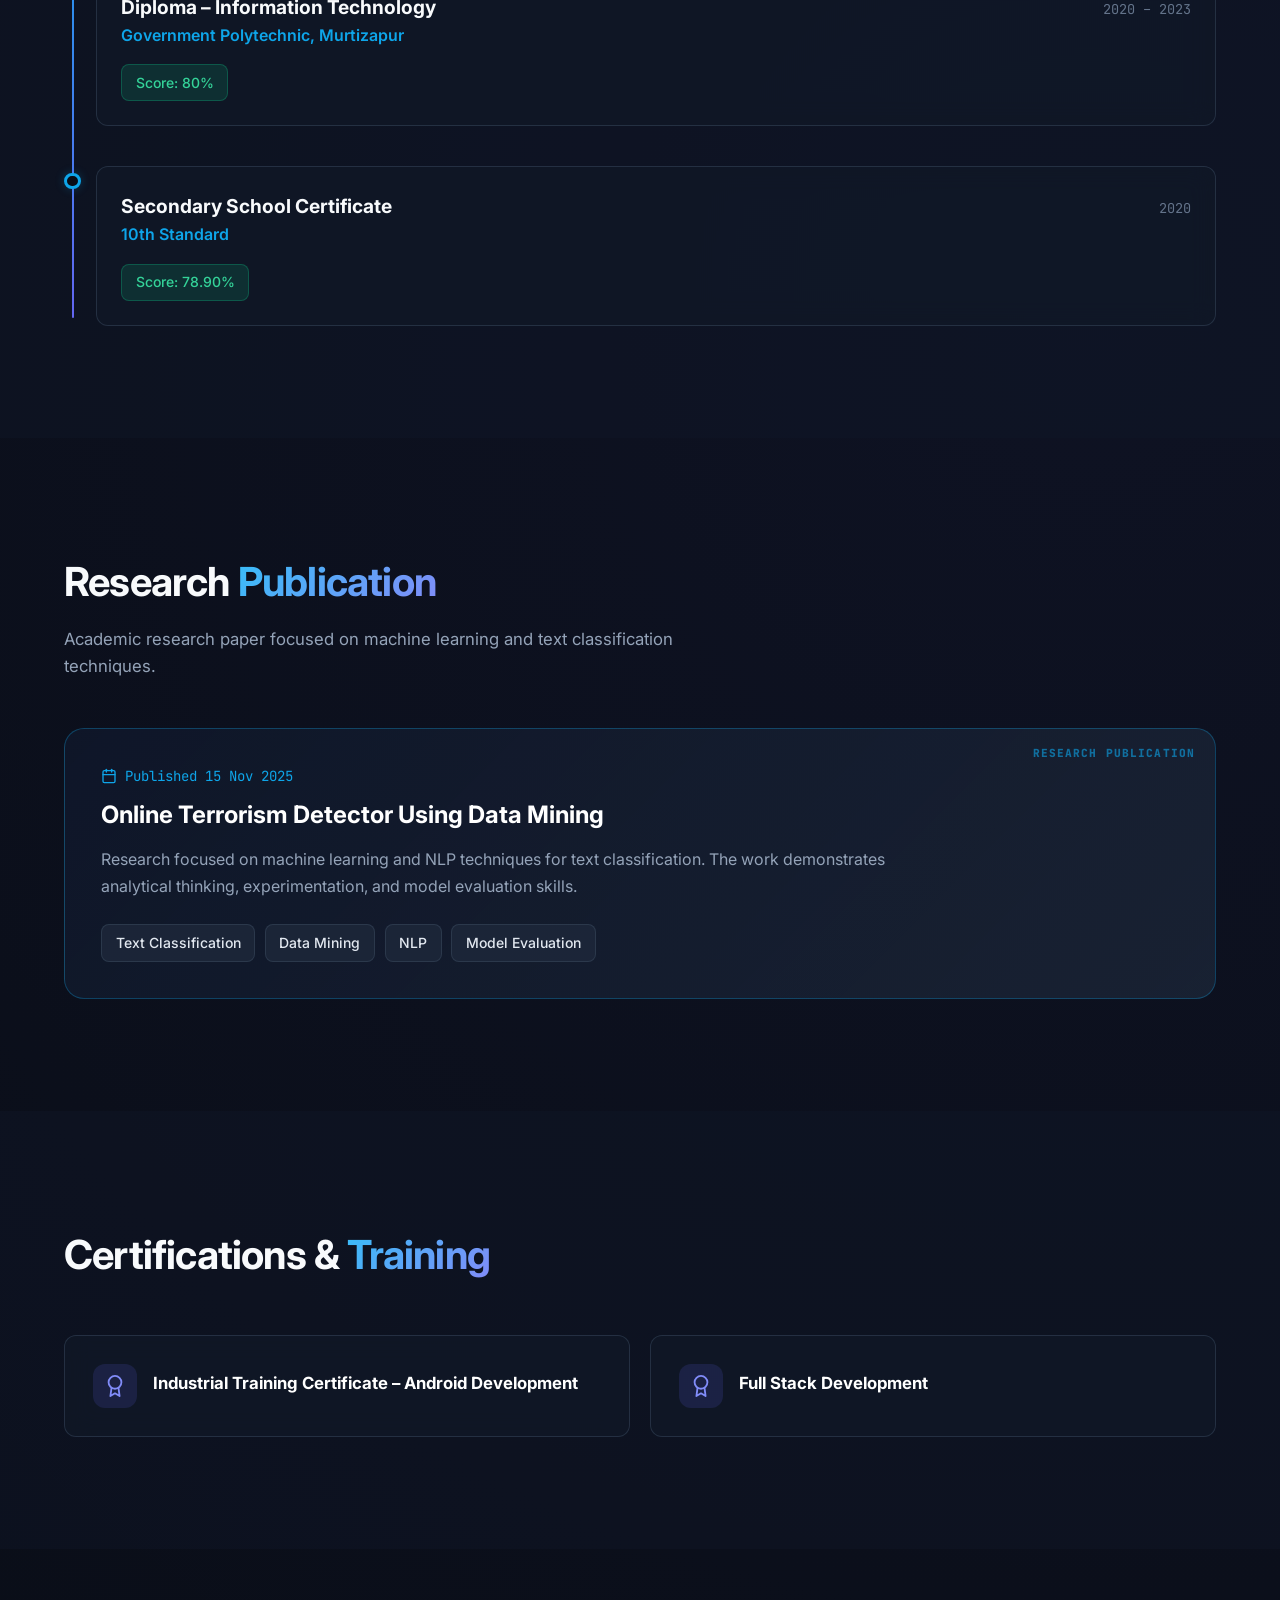
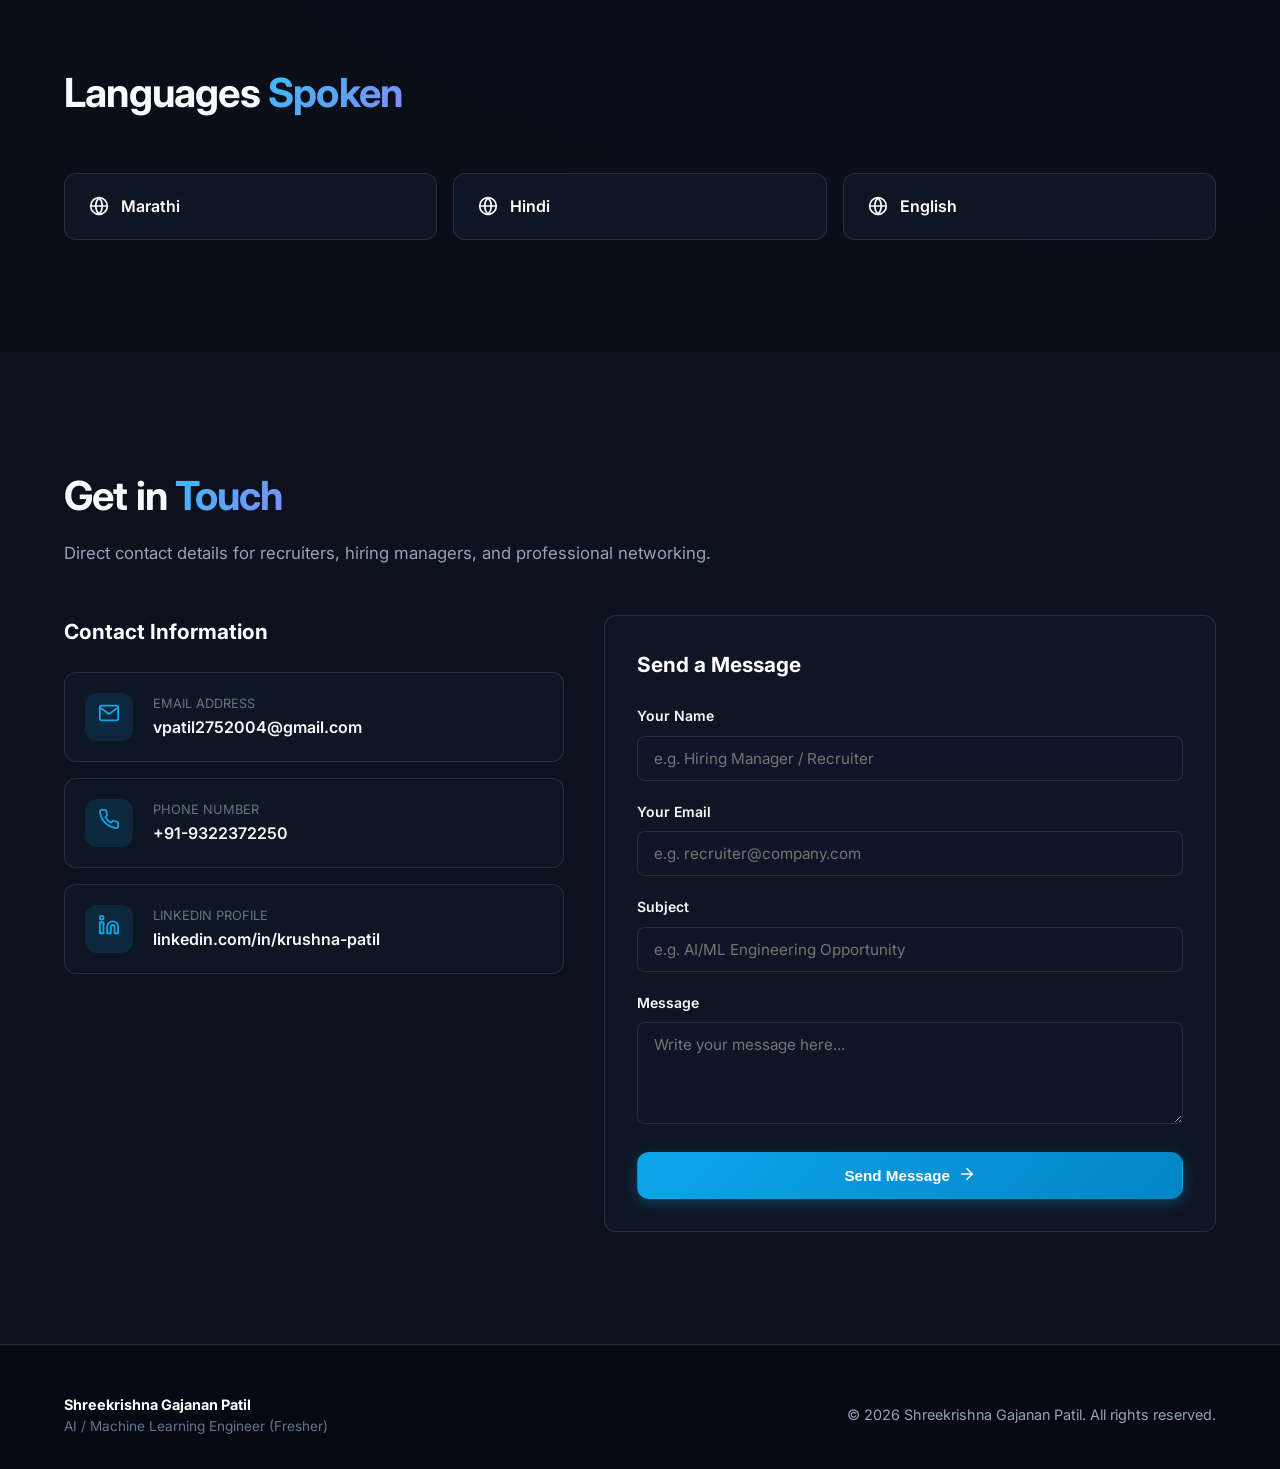
<file: public/temp_public/index.html>
<!DOCTYPE html>
<html lang="en">
<head>
  <meta charset="UTF-8">
  <meta name="viewport" content="width=device-width, initial-scale=1.0">

  <!-- SEO Primary Meta Tags -->
  <title>Shreekrishna Gajanan Patil | AI / Machine Learning Engineer</title>
  <meta name="title" content="Shreekrishna Gajanan Patil | AI / Machine Learning Engineer">
  <meta name="description" content="Portfolio of Shreekrishna Gajanan Patil, an AI/ML-focused Computer Engineering undergraduate with experience in machine learning, NLP, data processing, and software development.">
  <meta name="keywords" content="Shreekrishna Gajanan Patil, AI Engineer, Machine Learning Engineer, NLP, Computer Engineering, Python, Supervised Learning, Data Mining, Portfolio">
  <meta name="author" content="Shreekrishna Gajanan Patil">
  <meta name="robots" content="index, follow">

  <!-- Open Graph / Facebook -->
  <meta property="og:type" content="website">
  <meta property="og:url" content="https://shreekrishna-patil.github.io/">
  <meta property="og:title" content="Shreekrishna Gajanan Patil | AI / Machine Learning Engineer">
  <meta property="og:description" content="AI/ML-focused Computer Engineering undergraduate with hands-on experience in machine learning, NLP, data processing, and practical software development.">
  <meta property="og:image" content="./assets/og-image.png">

  <!-- Twitter -->
  <meta property="twitter:card" content="summary_large_image">
  <meta property="twitter:title" content="Shreekrishna Gajanan Patil | AI / Machine Learning Engineer">
  <meta property="twitter:description" content="AI/ML-focused Computer Engineering undergraduate with hands-on experience in machine learning, NLP, and software development.">
  <meta property="twitter:image" content="./assets/og-image.png">

  <!-- Google Fonts Preconnect -->
  <link rel="preconnect" href="https://fonts.googleapis.com">
  <link rel="preconnect" href="https://fonts.gstatic.com" crossorigin>
  <link href="https://fonts.googleapis.com/css2?family=Inter:wght@400;500;600;700;800&family=JetBrains+Mono:wght@400;600;700&display=swap" rel="stylesheet">

  <!-- Favicon -->
  <link rel="icon" type="image/svg+xml" href="./public/favicon.svg">

  <!-- Stylesheets -->
  <link rel="stylesheet" href="./css/styles.css">

  <!-- JSON-LD Structured Data for Person Schema -->
  <script type="application/ld+json">
  {
    "@context": "https://schema.org",
    "@type": "Person",
    "name": "Shreekrishna Gajanan Patil",
    "jobTitle": "AI / Machine Learning Engineer (Fresher)",
    "email": "vpatil2752004@gmail.com",
    "telephone": "+91-9322372250",
    "sameAs": [
      "https://linkedin.com/in/krushna-patil"
    ],
    "knowsAbout": [
      "Machine Learning",
      "Natural Language Processing",
      "Python",
      "Supervised Learning",
      "Data Preprocessing",
      "TF-IDF",
      "Computer Engineering",
      "MySQL",
      "Java"
    ],
    "alumniOf": [
      {
        "@type": "EducationalOrganization",
        "name": "Keystone School of Engineering, Pune"
      },
      {
        "@type": "EducationalOrganization",
        "name": "Government Polytechnic, Murtizapur"
      }
    ]
  }
  </script>
</head>
<body>

  <!-- Sticky Header Navigation (1. Navbar) -->
  <header class="site-header" id="site-header">
    <div class="container nav-container">
      <a href="#home" class="brand-logo" aria-label="Shreekrishna Gajanan Patil Home">
        <div class="brand-avatar">SP</div>
        <span>Shreekrishna Patil</span>
      </a>

      <nav aria-label="Main Navigation">
        <ul class="nav-menu">
          <li><a href="#home" class="nav-link active">Home</a></li>
          <li><a href="#about" class="nav-link">About</a></li>
          <li><a href="#skills" class="nav-link">Skills</a></li>
          <li><a href="#projects" class="nav-link">Projects</a></li>
          <li><a href="#experience" class="nav-link">Experience</a></li>
          <li><a href="#education" class="nav-link">Education</a></li>
          <li><a href="#publication" class="nav-link">Publication</a></li>
          <li><a href="#certifications" class="nav-link">Certifications</a></li>
          <li><a href="#languages" class="nav-link">Languages</a></li>
          <li><a href="#contact" class="nav-link">Contact</a></li>
        </ul>
      </nav>

      <button class="mobile-nav-toggle" id="mobile-nav-toggle" aria-label="Toggle Navigation Menu" aria-expanded="false" aria-controls="mobile-drawer">
        <span data-icon="code" data-size="24"></span>
      </button>
    </div>
  </header>

  <!-- Mobile Drawer Menu -->
  <div class="mobile-drawer" id="mobile-drawer">
    <ul class="mobile-drawer-links">
      <li><a href="#home" class="mobile-drawer-link">Home <span>→</span></a></li>
      <li><a href="#about" class="mobile-drawer-link">About <span>→</span></a></li>
      <li><a href="#skills" class="mobile-drawer-link">Skills <span>→</span></a></li>
      <li><a href="#projects" class="mobile-drawer-link">Projects <span>→</span></a></li>
      <li><a href="#experience" class="mobile-drawer-link">Experience <span>→</span></a></li>
      <li><a href="#education" class="mobile-drawer-link">Education <span>→</span></a></li>
      <li><a href="#publication" class="mobile-drawer-link">Publication <span>→</span></a></li>
      <li><a href="#certifications" class="mobile-drawer-link">Certifications <span>→</span></a></li>
      <li><a href="#languages" class="mobile-drawer-link">Languages <span>→</span></a></li>
      <li><a href="#contact" class="mobile-drawer-link">Contact <span>→</span></a></li>
    </ul>
  </div>

  <main>
    <!-- Section 2: Hero -->
    <section class="hero-section" id="home">
      <div class="container">
        <div class="hero-grid">
          <div>
            <div class="hero-badge">
              <span data-icon="cpu" data-size="16"></span>
              <span>AI / Machine Learning Engineer (Fresher)</span>
            </div>
            
            <h1 class="hero-title">
              Shreekrishna Gajanan Patil
            </h1>

            <h2 class="hero-subtitle">
              AI / Machine Learning Engineer (Fresher)
            </h2>

            <p class="hero-description">
              AI/ML-focused Computer Engineering undergraduate building practical solutions with machine learning, NLP, data processing, and software development.
            </p>

            <div class="hero-actions">
              <a href="#projects" class="btn btn-primary">
                View Projects <span data-icon="arrow-right" data-size="18"></span>
              </a>

              <a href="./public/Shreekrishna_Gajanan_Patil_Resume.pdf" download="Shreekrishna_Gajanan_Patil_Resume.pdf" class="btn btn-secondary">
                <span data-icon="file-down" data-size="18"></span> Download Resume
              </a>

              <a href="#contact" class="btn btn-outline">
                Contact Me
              </a>
            </div>

            <div class="hero-socials">
              <a href="https://linkedin.com/in/krushna-patil" target="_blank" rel="noopener noreferrer" class="social-icon-btn" aria-label="LinkedIn Profile">
                <span data-icon="linkedin" data-size="20"></span>
              </a>
              <a href="mailto:vpatil2752004@gmail.com" class="social-icon-btn" aria-label="Email Shreekrishna">
                <span data-icon="mail" data-size="20"></span>
              </a>
            </div>
          </div>

          <!-- Hero Visual Accent Card -->
          <div class="hero-card">
            <div class="hero-card-header">
              <div class="hero-card-avatar">SP</div>
              <div>
                <h3 style="font-weight: 700; color: #fff; font-size: 1.1rem;">Shreekrishna Gajanan Patil</h3>
                <p style="color: var(--color-primary); font-size: 0.85rem; font-family: var(--font-mono);">B.E. Computer Engineering (2023-2026)</p>
              </div>
            </div>

            <div style="display: flex; flex-direction: column; gap: 0.85rem; font-size: 0.9rem; color: var(--text-muted);">
              <div style="display: flex; align-items: center; gap: 0.6rem;">
                <span style="color: var(--color-primary);">✓</span>
                <span>Machine Learning & NLP Pipelines</span>
              </div>
              <div style="display: flex; align-items: center; gap: 0.6rem;">
                <span style="color: var(--color-primary);">✓</span>
                <span>Python, Data Preprocessing & Feature Extraction</span>
              </div>
              <div style="display: flex; align-items: center; gap: 0.6rem;">
                <span style="color: var(--color-primary);">✓</span>
                <span>Supervised Classification & Model Evaluation</span>
              </div>
              <div style="display: flex; align-items: center; gap: 0.6rem;">
                <span style="color: var(--color-primary);">✓</span>
                <span>Research Publication in Text Data Mining</span>
              </div>
            </div>
          </div>
        </div>
      </div>
    </section>

    <!-- Section 3: About -->
    <section class="section-padding" id="about" style="background-color: rgba(15, 23, 42, 0.4);">
      <div class="container">
        <div class="section-header">
          <h2 class="section-title">About <span class="gradient-text">Me</span></h2>
          <p class="section-subtitle">A concise professional summary derived strictly from academic and project background.</p>
        </div>

        <div class="card" style="padding: 2.25rem;">
          <p style="font-size: 1.1rem; line-height: 1.8; color: var(--text-muted); margin-bottom: 1.5rem;">
            AI/ML-focused Computer Engineering undergraduate with hands-on experience in machine learning, data mining, and NLP-based projects. Strong foundation in Python, data preprocessing, feature extraction, and classification models.
          </p>
          <p style="font-size: 1.05rem; line-height: 1.8; color: var(--text-muted);">
            Experienced in building real-world ML applications, analyzing datasets, and evaluating model performance. Passionate about applying AI techniques to solve practical problems and continuously upskilling in the AI/ML domain.
          </p>

          <div style="display: flex; flex-wrap: wrap; gap: 0.75rem; margin-top: 2rem; padding-top: 1.5rem; border-top: 1px solid var(--border-color);">
            <span class="skill-badge" style="border-color: var(--color-primary); color: var(--color-primary);">Computer Engineering Background</span>
            <span class="skill-badge">AI/ML Focus</span>
            <span class="skill-badge">Machine Learning</span>
            <span class="skill-badge">NLP</span>
            <span class="skill-badge">Data Preprocessing</span>
            <span class="skill-badge">Feature Extraction</span>
            <span class="skill-badge">Classification</span>
            <span class="skill-badge">Model Evaluation</span>
            <span class="skill-badge">Practical Problem Solving</span>
          </div>
        </div>
      </div>
    </section>

    <!-- Section 4: Skills -->
    <section class="section-padding" id="skills">
      <div class="container">
        <div class="section-header">
          <h2 class="section-title">Technical <span class="gradient-text">Skills</span></h2>
          <p class="section-subtitle">Categorized skills explicitly supported by resume coursework and project experience.</p>
        </div>

        <div class="skills-grid" id="skills-container">
          <!-- Rendered by main.js -->
        </div>
      </div>
    </section>

    <!-- Section 5: Featured Projects -->
    <section class="section-padding" id="projects" style="background-color: rgba(15, 23, 42, 0.4);">
      <div class="container">
        <div class="section-header">
          <h2 class="section-title">Featured <span class="gradient-text">Projects</span></h2>
          <p class="section-subtitle">Flagship technical projects demonstrating machine learning, real-time tracking, and mobile systems.</p>
        </div>

        <div class="projects-grid" id="projects-container">
          <!-- Rendered by main.js -->
        </div>
      </div>
    </section>

    <!-- Section 6: Experience -->
    <section class="section-padding" id="experience">
      <div class="container">
        <div class="section-header">
          <h2 class="section-title">Work <span class="gradient-text">Experience</span></h2>
          <p class="section-subtitle">Practical software development internship experience in a production environment.</p>
        </div>

        <div id="experience-container">
          <!-- Rendered by main.js -->
        </div>
      </div>
    </section>

    <!-- Section 7: Education -->
    <section class="section-padding" id="education" style="background-color: rgba(15, 23, 42, 0.4);">
      <div class="container">
        <div class="section-header">
          <h2 class="section-title">Academic <span class="gradient-text">Education</span></h2>
          <p class="section-subtitle">Degree coursework and diploma qualifications in Computer Engineering and IT.</p>
        </div>

        <div id="education-container">
          <!-- Rendered by main.js -->
        </div>
      </div>
    </section>

    <!-- Section 8: Publication -->
    <section class="section-padding" id="publication">
      <div class="container">
        <div class="section-header">
          <h2 class="section-title">Research <span class="gradient-text">Publication</span></h2>
          <p class="section-subtitle">Academic research paper focused on machine learning and text classification techniques.</p>
        </div>

        <div id="publication-container">
          <!-- Rendered by main.js -->
        </div>
      </div>
    </section>

    <!-- Section 9: Certifications -->
    <section class="section-padding" id="certifications" style="background-color: rgba(15, 23, 42, 0.4);">
      <div class="container">
        <div class="section-header">
          <h2 class="section-title">Certifications & <span class="gradient-text">Training</span></h2>
        </div>

        <div style="display: grid; grid-template-columns: repeat(auto-fit, minmax(280px, 1fr)); gap: 1.25rem;" id="certifications-container">
          <!-- Rendered by main.js -->
        </div>
      </div>
    </section>

    <!-- Section 10: Languages -->
    <section class="section-padding" id="languages">
      <div class="container">
        <div class="section-header">
          <h2 class="section-title">Languages <span class="gradient-text">Spoken</span></h2>
        </div>

        <div style="display: grid; grid-template-columns: repeat(auto-fit, minmax(200px, 1fr)); gap: 1rem;" id="languages-container">
          <!-- Rendered by main.js -->
        </div>
      </div>
    </section>

    <!-- Section 11: Contact -->
    <section class="section-padding" id="contact" style="background-color: rgba(15, 23, 42, 0.4);">
      <div class="container">
        <div class="section-header">
          <h2 class="section-title">Get in <span class="gradient-text">Touch</span></h2>
          <p class="section-subtitle">Direct contact details for recruiters, hiring managers, and professional networking.</p>
        </div>

        <div class="contact-grid">
          <div>
            <h3 style="font-size: 1.3rem; font-weight: 700; color: #fff; margin-bottom: 1.5rem;">Contact Information</h3>

            <a href="mailto:vpatil2752004@gmail.com" class="contact-card-item">
              <div class="contact-icon-box">
                <span data-icon="mail" data-size="22"></span>
              </div>
              <div>
                <span style="font-size: 0.8rem; color: var(--text-subtle); display: block;">EMAIL ADDRESS</span>
                <span style="font-weight: 600; color: var(--text-main);">vpatil2752004@gmail.com</span>
              </div>
            </a>

            <a href="tel:+919322372250" class="contact-card-item">
              <div class="contact-icon-box">
                <span data-icon="phone" data-size="22"></span>
              </div>
              <div>
                <span style="font-size: 0.8rem; color: var(--text-subtle); display: block;">PHONE NUMBER</span>
                <span style="font-weight: 600; color: var(--text-main);">+91-9322372250</span>
              </div>
            </a>

            <a href="https://linkedin.com/in/krushna-patil" target="_blank" rel="noopener noreferrer" class="contact-card-item">
              <div class="contact-icon-box">
                <span data-icon="linkedin" data-size="22"></span>
              </div>
              <div>
                <span style="font-size: 0.8rem; color: var(--text-subtle); display: block;">LINKEDIN PROFILE</span>
                <span style="font-weight: 600; color: var(--text-main);">linkedin.com/in/krushna-patil</span>
              </div>
            </a>
          </div>

          <!-- Interactive Contact Form -->
          <div class="card" style="padding: 2rem;">
            <h3 style="font-size: 1.3rem; font-weight: 700; color: #fff; margin-bottom: 1.5rem;">Send a Message</h3>

            <form id="contact-form">
              <div class="form-group">
                <label for="form-name" class="form-label">Your Name</label>
                <input type="text" id="form-name" class="form-input" placeholder="e.g. Hiring Manager / Recruiter" required>
              </div>

              <div class="form-group">
                <label for="form-email" class="form-label">Your Email</label>
                <input type="email" id="form-email" class="form-input" placeholder="e.g. recruiter@company.com" required>
              </div>

              <div class="form-group">
                <label for="form-subject" class="form-label">Subject</label>
                <input type="text" id="form-subject" class="form-input" placeholder="e.g. AI/ML Engineering Opportunity">
              </div>

              <div class="form-group">
                <label for="form-message" class="form-label">Message</label>
                <textarea id="form-message" rows="4" class="form-textarea" placeholder="Write your message here..." required></textarea>
              </div>

              <button type="submit" class="btn btn-primary" style="width: 100%;">
                Send Message <span data-icon="arrow-right" data-size="18"></span>
              </button>

              <div id="form-status" style="display: none;"></div>
            </form>
          </div>
        </div>
      </div>
    </section>
  </main>

  <!-- Section 12: Footer -->
  <footer class="site-footer">
    <div class="container footer-content">
      <div>
        <p style="font-weight: 700; color: #fff;">Shreekrishna Gajanan Patil</p>
        <p style="font-size: 0.85rem; color: var(--text-subtle);">AI / Machine Learning Engineer (Fresher)</p>
      </div>

      <div>
        <p>© 2026 Shreekrishna Gajanan Patil. All rights reserved.</p>
      </div>
    </div>
  </footer>

  <!-- Floating Back to Top Button -->
  <button id="back-to-top" class="back-to-top" aria-label="Back to top of page">
    <span data-icon="arrow-right" data-size="20" style="transform: rotate(-90deg);"></span>
  </button>

  <!-- Project Detail Modal Dialog -->
  <div class="modal-overlay" id="modal-overlay" role="dialog" aria-modal="true" aria-labelledby="modal-title">
    <div class="modal-container">
      <button class="modal-close" onclick="closeModal()" aria-label="Close modal">✕</button>
      <div id="modal-content">
        <!-- Injected via JavaScript -->
      </div>
    </div>
  </div>

  <!-- Scripts -->
  <script src="./js/portfolioData.js"></script>
  <script src="./js/main.js"></script>
</body>
</html>
</file>
<file: css/styles.css>
/* ==========================================================================
   Shreekrishna Gajanan Patil Portfolio - Main Stylesheet
   Modern AI/ML Engineer Dark Theme CSS
   ========================================================================== */

/* Design Tokens & CSS Variables */
:root {
  --bg-dark: #090d16;
  --bg-card: rgba(17, 24, 39, 0.75);
  --bg-card-hover: rgba(30, 41, 59, 0.85);
  --bg-nav: rgba(9, 13, 22, 0.85);
  --border-color: rgba(51, 65, 85, 0.6);
  --border-hover: rgba(14, 165, 233, 0.4);
  
  --color-primary: #0ea5e9;    /* Sky Cyan */
  --color-primary-glow: rgba(14, 165, 233, 0.25);
  --color-secondary: #6366f1;  /* Violet Indigo */
  --color-accent: #10b981;     /* Emerald */
  
  --text-main: #f8fafc;
  --text-muted: #94a3b8;
  --text-subtle: #64748b;
  
  --font-sans: 'Inter', system-ui, -apple-system, BlinkMacSystemFont, "Segoe UI", Roboto, "Helvetica Neue", Arial, sans-serif;
  --font-mono: 'JetBrains Mono', 'Fira Code', Consolas, monospace;
  
  --radius-sm: 8px;
  --radius-md: 12px;
  --radius-lg: 20px;
  --radius-full: 9999px;
  
  --transition-fast: 0.2s cubic-bezier(0.4, 0, 0.2, 1);
  --transition-normal: 0.3s cubic-bezier(0.4, 0, 0.2, 1);
  
  --container-max: 1200px;
}

/* Base Resets & Global Behavior */
*, *::before, *::after {
  box-sizing: border-box;
  margin: 0;
  padding: 0;
}

html {
  scroll-behavior: smooth;
  color-scheme: dark;
  font-family: var(--font-sans);
  background-color: var(--bg-dark);
  color: var(--text-main);
  line-height: 1.6;
  -webkit-font-smoothing: antialiased;
}

body {
  overflow-x: hidden;
  position: relative;
  min-height: 100vh;
  background-image: 
    radial-gradient(circle at 15% 15%, rgba(14, 165, 233, 0.06) 0%, transparent 40%),
    radial-gradient(circle at 85% 65%, rgba(99, 102, 241, 0.06) 0%, transparent 40%);
}

/* Accessibility Focus Outline */
:focus-visible {
  outline: 2px solid var(--color-primary);
  outline-offset: 4px;
}

/* Grid & Layout Helpers */
.container {
  width: 100%;
  max-width: var(--container-max);
  margin-left: auto;
  margin-right: auto;
  padding-left: 1.5rem;
  padding-right: 1.5rem;
}

.section-padding {
  padding-top: 5rem;
  padding-bottom: 5rem;
}

@media (min-width: 768px) {
  .section-padding {
    padding-top: 7rem;
    padding-bottom: 7rem;
  }
}

/* Typography Helpers */
.gradient-text {
  background: linear-gradient(135deg, #38bdf8 0%, #818cf8 100%);
  -webkit-background-clip: text;
  -webkit-text-fill-color: transparent;
  background-clip: text;
}

.section-title {
  font-size: 2rem;
  font-weight: 700;
  letter-spacing: -0.02em;
  margin-bottom: 0.75rem;
}

@media (min-width: 768px) {
  .section-title {
    font-size: 2.5rem;
  }
}

.section-subtitle {
  color: var(--text-muted);
  font-size: 1.05rem;
  max-width: 650px;
  margin-bottom: 3rem;
}

.section-header {
  margin-bottom: 3rem;
}

/* Header & Sticky Navigation */
.site-header {
  position: fixed;
  top: 0;
  left: 0;
  right: 0;
  z-index: 100;
  transition: background-color var(--transition-fast), border-color var(--transition-fast);
  border-bottom: 1px solid transparent;
}

.site-header.scrolled {
  background-color: var(--bg-nav);
  backdrop-filter: blur(16px);
  -webkit-backdrop-filter: blur(16px);
  border-color: var(--border-color);
}

.nav-container {
  display: flex;
  align-items: center;
  justify-content: space-between;
  height: 4.5rem;
}

.brand-logo {
  display: flex;
  align-items: center;
  gap: 0.75rem;
  text-decoration: none;
  color: var(--text-main);
  font-weight: 700;
  font-size: 1.15rem;
}

.brand-avatar {
  width: 2.25rem;
  height: 2.25rem;
  border-radius: var(--radius-full);
  background: linear-gradient(135deg, var(--color-primary), var(--color-secondary));
  display: flex;
  align-items: center;
  justify-content: center;
  color: #fff;
  font-weight: 800;
  font-size: 0.9rem;
}

.nav-menu {
  display: none;
  align-items: center;
  gap: 1.5rem;
  list-style: none;
}

@media (min-width: 992px) {
  .nav-menu {
    display: flex;
  }
}

.nav-link {
  text-decoration: none;
  color: var(--text-muted);
  font-size: 0.925rem;
  font-weight: 500;
  transition: color var(--transition-fast);
  padding: 0.5rem 0.25rem;
  position: relative;
}

.nav-link:hover, .nav-link.active {
  color: var(--color-primary);
}

.nav-link.active::after {
  content: '';
  position: absolute;
  bottom: -2px;
  left: 0;
  right: 0;
  height: 2px;
  background-color: var(--color-primary);
  border-radius: 2px;
}

.mobile-nav-toggle {
  display: flex;
  align-items: center;
  justify-content: center;
  width: 2.75rem;
  height: 2.75rem;
  background: transparent;
  border: 1px solid var(--border-color);
  border-radius: var(--radius-sm);
  color: var(--text-main);
  cursor: pointer;
}

@media (min-width: 992px) {
  .mobile-nav-toggle {
    display: none;
  }
}

/* Mobile Drawer Overlay */
.mobile-drawer {
  position: fixed;
  top: 4.5rem;
  left: 0;
  right: 0;
  bottom: 0;
  background-color: rgba(9, 13, 22, 0.98);
  backdrop-filter: blur(20px);
  z-index: 99;
  display: flex;
  flex-direction: column;
  padding: 2rem 1.5rem;
  transform: translateY(-100%);
  opacity: 0;
  pointer-events: none;
  transition: transform var(--transition-normal), opacity var(--transition-normal);
}

.mobile-drawer.open {
  transform: translateY(0);
  opacity: 1;
  pointer-events: auto;
}

.mobile-drawer-links {
  list-style: none;
  display: flex;
  flex-direction: column;
  gap: 1.25rem;
}

.mobile-drawer-link {
  text-decoration: none;
  color: var(--text-main);
  font-size: 1.25rem;
  font-weight: 600;
  display: flex;
  align-items: center;
  justify-content: space-between;
}

/* Hero Section */
.hero-section {
  min-height: 100vh;
  display: flex;
  align-items: center;
  padding-top: 6rem;
  position: relative;
}

.hero-grid {
  display: grid;
  grid-template-columns: 1fr;
  gap: 3rem;
  align-items: center;
}

@media (min-width: 992px) {
  .hero-grid {
    grid-template-columns: 1.2fr 0.8fr;
  }
}

.hero-badge {
  display: inline-flex;
  align-items: center;
  gap: 0.5rem;
  padding: 0.35rem 1rem;
  border-radius: var(--radius-full);
  background-color: rgba(14, 165, 233, 0.1);
  border: 1px solid rgba(14, 165, 233, 0.3);
  color: var(--color-primary);
  font-size: 0.875rem;
  font-weight: 600;
  margin-bottom: 1.5rem;
}

.hero-title {
  font-size: 2.5rem;
  font-weight: 800;
  line-height: 1.15;
  letter-spacing: -0.03em;
  margin-bottom: 1rem;
}

@media (min-width: 768px) {
  .hero-title {
    font-size: 3.75rem;
  }
}

.hero-subtitle {
  font-size: 1.25rem;
  font-weight: 600;
  color: #38bdf8;
  margin-bottom: 1.25rem;
}

.hero-description {
  font-size: 1.1rem;
  color: var(--text-muted);
  line-height: 1.7;
  margin-bottom: 2.25rem;
  max-width: 600px;
}

.hero-actions {
  display: flex;
  flex-wrap: wrap;
  gap: 1rem;
  align-items: center;
  margin-bottom: 2.5rem;
}

.btn {
  display: inline-flex;
  align-items: center;
  justify-content: center;
  gap: 0.5rem;
  padding: 0.75rem 1.5rem;
  border-radius: var(--radius-md);
  font-weight: 600;
  font-size: 0.95rem;
  text-decoration: none;
  cursor: pointer;
  transition: all var(--transition-fast);
  border: 1px solid transparent;
}

.btn-primary {
  background: linear-gradient(135deg, var(--color-primary), #0284c7);
  color: #fff;
  box-shadow: 0 4px 14px rgba(14, 165, 233, 0.3);
}

.btn-primary:hover {
  transform: translateY(-2px);
  box-shadow: 0 6px 20px rgba(14, 165, 233, 0.45);
}

.btn-secondary {
  background-color: rgba(30, 41, 59, 0.6);
  border-color: var(--border-color);
  color: var(--text-main);
}

.btn-secondary:hover {
  background-color: rgba(51, 65, 85, 0.8);
  border-color: var(--color-primary);
  transform: translateY(-2px);
}

.btn-outline {
  background: transparent;
  border-color: var(--border-color);
  color: var(--text-muted);
}

.btn-outline:hover {
  color: var(--text-main);
  border-color: var(--text-muted);
}

.hero-socials {
  display: flex;
  align-items: center;
  gap: 1rem;
}

.social-icon-btn {
  display: flex;
  align-items: center;
  justify-content: center;
  width: 2.75rem;
  height: 2.75rem;
  border-radius: var(--radius-full);
  background-color: rgba(30, 41, 59, 0.5);
  border: 1px solid var(--border-color);
  color: var(--text-muted);
  text-decoration: none;
  transition: all var(--transition-fast);
}

.social-icon-btn:hover {
  color: var(--color-primary);
  border-color: var(--color-primary);
  background-color: rgba(14, 165, 233, 0.1);
  transform: translateY(-2px);
}

/* Card Visual Accent Box */
.hero-card {
  background: var(--bg-card);
  backdrop-filter: blur(12px);
  border: 1px solid var(--border-color);
  border-radius: var(--radius-lg);
  padding: 2rem;
  position: relative;
  overflow: hidden;
  box-shadow: 0 20px 40px rgba(0, 0, 0, 0.4);
}

.hero-card::before {
  content: '';
  position: absolute;
  top: 0;
  left: 0;
  right: 0;
  height: 3px;
  background: linear-gradient(90deg, var(--color-primary), var(--color-secondary));
}

.hero-card-header {
  display: flex;
  align-items: center;
  gap: 1rem;
  margin-bottom: 1.5rem;
}

.hero-card-avatar {
  width: 3.5rem;
  height: 3.5rem;
  border-radius: var(--radius-md);
  background: linear-gradient(135deg, #0ea5e9, #6366f1);
  display: flex;
  align-items: center;
  justify-content: center;
  font-size: 1.5rem;
  font-weight: 800;
  color: white;
}

/* Common Card Components */
.card {
  background: var(--bg-card);
  backdrop-filter: blur(12px);
  border: 1px solid var(--border-color);
  border-radius: var(--radius-md);
  padding: 1.75rem;
  transition: transform var(--transition-fast), border-color var(--transition-fast), box-shadow var(--transition-fast);
}

.card:hover {
  border-color: var(--border-hover);
  transform: translateY(-4px);
  box-shadow: 0 12px 24px rgba(0, 0, 0, 0.3), 0 0 15px var(--color-primary-glow);
}

/* Skill Cards & Badges */
.skills-grid {
  display: grid;
  grid-template-columns: 1fr;
  gap: 1.5rem;
}

@media (min-width: 640px) {
  .skills-grid {
    grid-template-columns: repeat(2, 1fr);
  }
}

@media (min-width: 1024px) {
  .skills-grid {
    grid-template-columns: repeat(3, 1fr);
  }
}

.skill-category-title {
  font-size: 1.15rem;
  font-weight: 700;
  margin-bottom: 1.25rem;
  display: flex;
  align-items: center;
  gap: 0.6rem;
  color: var(--text-main);
}

.skill-badges {
  display: flex;
  flex-wrap: wrap;
  gap: 0.6rem;
}

.skill-badge {
  display: inline-flex;
  align-items: center;
  gap: 0.35rem;
  padding: 0.4rem 0.85rem;
  border-radius: var(--radius-sm);
  background-color: rgba(30, 41, 59, 0.8);
  border: 1px solid rgba(51, 65, 85, 0.7);
  font-size: 0.875rem;
  font-weight: 500;
  color: #e2e8f0;
  transition: all var(--transition-fast);
}

.skill-badge:hover {
  border-color: var(--color-primary);
  color: var(--color-primary);
  background-color: rgba(14, 165, 233, 0.12);
}

/* Projects Cards Grid */
.projects-grid {
  display: grid;
  grid-template-columns: 1fr;
  gap: 2rem;
}

@media (min-width: 768px) {
  .projects-grid {
    grid-template-columns: repeat(2, 1fr);
  }
}

@media (min-width: 1024px) {
  .projects-grid {
    grid-template-columns: repeat(3, 1fr);
  }
}

.project-card {
  display: flex;
  flex-direction: column;
  justify-content: space-between;
  height: 100%;
}

.project-card-header {
  display: flex;
  align-items: center;
  justify-content: space-between;
  margin-bottom: 1rem;
}

.project-number {
  font-family: var(--font-mono);
  font-size: 0.85rem;
  color: var(--color-primary);
  font-weight: 700;
}

.project-category-tag {
  font-size: 0.75rem;
  padding: 0.2rem 0.6rem;
  border-radius: var(--radius-full);
  background: rgba(99, 102, 241, 0.15);
  color: #a5b4fc;
  border: 1px solid rgba(99, 102, 241, 0.3);
}

.project-title {
  font-size: 1.25rem;
  font-weight: 700;
  line-height: 1.35;
  margin-bottom: 0.75rem;
  color: var(--text-main);
}

.project-date {
  font-size: 0.825rem;
  color: var(--text-subtle);
  margin-bottom: 1rem;
  display: flex;
  align-items: center;
  gap: 0.35rem;
}

.project-desc {
  color: var(--text-muted);
  font-size: 0.925rem;
  margin-bottom: 1.25rem;
  line-height: 1.6;
}

.project-bullets {
  list-style: none;
  margin-bottom: 1.5rem;
  display: flex;
  flex-direction: column;
  gap: 0.5rem;
}

.project-bullet-item {
  font-size: 0.875rem;
  color: var(--text-muted);
  display: flex;
  align-items: flex-start;
  gap: 0.5rem;
}

.project-bullet-item::before {
  content: '▸';
  color: var(--color-primary);
  font-weight: bold;
}

.project-tags {
  display: flex;
  flex-wrap: wrap;
  gap: 0.4rem;
  margin-top: auto;
  padding-top: 1rem;
  border-top: 1px solid rgba(51, 65, 85, 0.4);
}

.project-tag {
  font-size: 0.75rem;
  padding: 0.2rem 0.5rem;
  border-radius: var(--radius-sm);
  background-color: rgba(30, 41, 59, 0.5);
  color: #cbd5e1;
}

/* Timeline Layout (Experience & Education) */
.timeline {
  position: relative;
  padding-left: 2rem;
}

.timeline::before {
  content: '';
  position: absolute;
  left: 0.5rem;
  top: 0.5rem;
  bottom: 0.5rem;
  width: 2px;
  background: linear-gradient(180deg, var(--color-primary) 0%, var(--color-secondary) 100%);
  border-radius: 2px;
}

.timeline-item {
  position: relative;
  margin-bottom: 2.5rem;
}

.timeline-item:last-child {
  margin-bottom: 0;
}

.timeline-dot {
  position: absolute;
  left: -2rem;
  top: 0.4rem;
  width: 1.05rem;
  height: 1.05rem;
  border-radius: var(--radius-full);
  background-color: var(--bg-dark);
  border: 3px solid var(--color-primary);
  box-shadow: 0 0 10px var(--color-primary-glow);
}

.timeline-content {
  background: var(--bg-card);
  backdrop-filter: blur(12px);
  border: 1px solid var(--border-color);
  border-radius: var(--radius-md);
  padding: 1.5rem;
}

.timeline-header {
  display: flex;
  flex-direction: column;
  gap: 0.25rem;
  margin-bottom: 1rem;
}

@media (min-width: 640px) {
  .timeline-header {
    flex-direction: row;
    justify-content: space-between;
    align-items: baseline;
  }
}

.timeline-role {
  font-size: 1.2rem;
  font-weight: 700;
  color: var(--text-main);
}

.timeline-company {
  color: var(--color-primary);
  font-weight: 600;
  font-size: 1rem;
}

.timeline-duration {
  font-size: 0.85rem;
  color: var(--text-subtle);
  font-family: var(--font-mono);
}

/* Publication Card */
.publication-card {
  background: linear-gradient(135deg, rgba(15, 23, 42, 0.9), rgba(30, 41, 59, 0.7));
  border: 1px solid rgba(14, 165, 233, 0.3);
  border-radius: var(--radius-lg);
  padding: 2.25rem;
  position: relative;
  overflow: hidden;
}

.publication-card::before {
  content: 'RESEARCH PUBLICATION';
  position: absolute;
  top: 1rem;
  right: 1.25rem;
  font-size: 0.7rem;
  font-weight: 800;
  letter-spacing: 0.1em;
  color: rgba(14, 165, 233, 0.6);
  font-family: var(--font-mono);
}

/* Contact Grid */
.contact-grid {
  display: grid;
  grid-template-columns: 1fr;
  gap: 2.5rem;
}

@media (min-width: 992px) {
  .contact-grid {
    grid-template-columns: 0.9fr 1.1fr;
  }
}

.contact-card-item {
  display: flex;
  align-items: center;
  gap: 1.25rem;
  padding: 1.25rem;
  border-radius: var(--radius-md);
  background-color: var(--bg-card);
  border: 1px solid var(--border-color);
  text-decoration: none;
  color: var(--text-main);
  transition: all var(--transition-fast);
  margin-bottom: 1rem;
}

.contact-card-item:hover {
  border-color: var(--color-primary);
  transform: translateX(4px);
  background-color: rgba(30, 41, 59, 0.9);
}

.contact-icon-box {
  width: 3rem;
  height: 3rem;
  border-radius: var(--radius-md);
  background: rgba(14, 165, 233, 0.12);
  color: var(--color-primary);
  display: flex;
  align-items: center;
  justify-content: center;
  font-size: 1.25rem;
  flex-shrink: 0;
}

.form-group {
  margin-bottom: 1.25rem;
}

.form-label {
  display: block;
  font-size: 0.875rem;
  font-weight: 600;
  margin-bottom: 0.5rem;
  color: var(--text-main);
}

.form-input, .form-textarea {
  width: 100%;
  padding: 0.75rem 1rem;
  border-radius: var(--radius-sm);
  background-color: rgba(15, 23, 42, 0.8);
  border: 1px solid var(--border-color);
  color: var(--text-main);
  font-family: inherit;
  font-size: 0.95rem;
  transition: border-color var(--transition-fast);
}

.form-input:focus, .form-textarea:focus {
  border-color: var(--color-primary);
  outline: none;
}

/* Modal Dialog */
.modal-overlay {
  position: fixed;
  inset: 0;
  background-color: rgba(5, 8, 15, 0.85);
  backdrop-filter: blur(8px);
  z-index: 200;
  display: flex;
  align-items: center;
  justify-content: center;
  padding: 1.5rem;
  opacity: 0;
  pointer-events: none;
  transition: opacity var(--transition-normal);
}

.modal-overlay.active {
  opacity: 1;
  pointer-events: auto;
}

.modal-container {
  background-color: #0f172a;
  border: 1px solid var(--border-color);
  border-radius: var(--radius-lg);
  max-width: 700px;
  width: 100%;
  max-height: 90vh;
  overflow-y: auto;
  padding: 2rem;
  position: relative;
  box-shadow: 0 25px 50px -12px rgba(0, 0, 0, 0.7);
}

.modal-close {
  position: absolute;
  top: 1.25rem;
  right: 1.25rem;
  background: transparent;
  border: none;
  color: var(--text-muted);
  cursor: pointer;
  width: 2.25rem;
  height: 2.25rem;
  border-radius: var(--radius-full);
  display: flex;
  align-items: center;
  justify-content: center;
}

.modal-close:hover {
  background-color: rgba(255, 255, 255, 0.1);
  color: var(--text-main);
}

/* Footer */
.site-footer {
  border-top: 1px solid var(--border-color);
  padding: 3rem 0 2rem;
  background-color: rgba(5, 8, 15, 0.6);
  color: var(--text-muted);
  font-size: 0.9rem;
}

.footer-content {
  display: flex;
  flex-direction: column;
  align-items: center;
  gap: 1.5rem;
  text-align: center;
}

@media (min-width: 768px) {
  .footer-content {
    flex-direction: row;
    justify-content: space-between;
    text-align: left;
  }
}

/* Back to Top Floating Button */
.back-to-top {
  position: fixed;
  bottom: 2rem;
  right: 2rem;
  width: 3rem;
  height: 3rem;
  border-radius: var(--radius-full);
  background: rgba(14, 165, 233, 0.9);
  color: white;
  border: none;
  cursor: pointer;
  display: flex;
  align-items: center;
  justify-content: center;
  box-shadow: 0 4px 15px rgba(14, 165, 233, 0.4);
  opacity: 0;
  pointer-events: none;
  transition: opacity var(--transition-fast), transform var(--transition-fast);
  z-index: 90;
}

.back-to-top.visible {
  opacity: 1;
  pointer-events: auto;
}

.back-to-top:hover {
  transform: translateY(-3px);
  background: var(--color-primary);
}

/* Accessibility Reduced Motion Override */
@media (prefers-reduced-motion: reduce) {
  html {
    scroll-behavior: auto;
  }
  
  *, *::before, *::after {
    animation-duration: 0.01ms !important;
    animation-iteration-count: 1 !important;
    transition-duration: 0.01ms !important;
  }
}
</file>
<file: public/temp_public/css/styles.css>
/* ==========================================================================
   Shreekrishna Gajanan Patil Portfolio - Main Stylesheet
   Modern AI/ML Engineer Dark Theme CSS
   ========================================================================== */

/* Design Tokens & CSS Variables */
:root {
  --bg-dark: #090d16;
  --bg-card: rgba(17, 24, 39, 0.75);
  --bg-card-hover: rgba(30, 41, 59, 0.85);
  --bg-nav: rgba(9, 13, 22, 0.85);
  --border-color: rgba(51, 65, 85, 0.6);
  --border-hover: rgba(14, 165, 233, 0.4);
  
  --color-primary: #0ea5e9;    /* Sky Cyan */
  --color-primary-glow: rgba(14, 165, 233, 0.25);
  --color-secondary: #6366f1;  /* Violet Indigo */
  --color-accent: #10b981;     /* Emerald */
  
  --text-main: #f8fafc;
  --text-muted: #94a3b8;
  --text-subtle: #64748b;
  
  --font-sans: 'Inter', system-ui, -apple-system, BlinkMacSystemFont, "Segoe UI", Roboto, "Helvetica Neue", Arial, sans-serif;
  --font-mono: 'JetBrains Mono', 'Fira Code', Consolas, monospace;
  
  --radius-sm: 8px;
  --radius-md: 12px;
  --radius-lg: 20px;
  --radius-full: 9999px;
  
  --transition-fast: 0.2s cubic-bezier(0.4, 0, 0.2, 1);
  --transition-normal: 0.3s cubic-bezier(0.4, 0, 0.2, 1);
  
  --container-max: 1200px;
}

/* Base Resets & Global Behavior */
*, *::before, *::after {
  box-sizing: border-box;
  margin: 0;
  padding: 0;
}

html {
  scroll-behavior: smooth;
  color-scheme: dark;
  font-family: var(--font-sans);
  background-color: var(--bg-dark);
  color: var(--text-main);
  line-height: 1.6;
  -webkit-font-smoothing: antialiased;
}

body {
  overflow-x: hidden;
  position: relative;
  min-height: 100vh;
  background-image: 
    radial-gradient(circle at 15% 15%, rgba(14, 165, 233, 0.06) 0%, transparent 40%),
    radial-gradient(circle at 85% 65%, rgba(99, 102, 241, 0.06) 0%, transparent 40%);
}

/* Accessibility Focus Outline */
:focus-visible {
  outline: 2px solid var(--color-primary);
  outline-offset: 4px;
}

/* Grid & Layout Helpers */
.container {
  width: 100%;
  max-width: var(--container-max);
  margin-left: auto;
  margin-right: auto;
  padding-left: 1.5rem;
  padding-right: 1.5rem;
}

.section-padding {
  padding-top: 5rem;
  padding-bottom: 5rem;
}

@media (min-width: 768px) {
  .section-padding {
    padding-top: 7rem;
    padding-bottom: 7rem;
  }
}

/* Typography Helpers */
.gradient-text {
  background: linear-gradient(135deg, #38bdf8 0%, #818cf8 100%);
  -webkit-background-clip: text;
  -webkit-text-fill-color: transparent;
  background-clip: text;
}

.section-title {
  font-size: 2rem;
  font-weight: 700;
  letter-spacing: -0.02em;
  margin-bottom: 0.75rem;
}

@media (min-width: 768px) {
  .section-title {
    font-size: 2.5rem;
  }
}

.section-subtitle {
  color: var(--text-muted);
  font-size: 1.05rem;
  max-width: 650px;
  margin-bottom: 3rem;
}

.section-header {
  margin-bottom: 3rem;
}

/* Header & Sticky Navigation */
.site-header {
  position: fixed;
  top: 0;
  left: 0;
  right: 0;
  z-index: 100;
  transition: background-color var(--transition-fast), border-color var(--transition-fast);
  border-bottom: 1px solid transparent;
}

.site-header.scrolled {
  background-color: var(--bg-nav);
  backdrop-filter: blur(16px);
  -webkit-backdrop-filter: blur(16px);
  border-color: var(--border-color);
}

.nav-container {
  display: flex;
  align-items: center;
  justify-content: space-between;
  height: 4.5rem;
}

.brand-logo {
  display: flex;
  align-items: center;
  gap: 0.75rem;
  text-decoration: none;
  color: var(--text-main);
  font-weight: 700;
  font-size: 1.15rem;
}

.brand-avatar {
  width: 2.25rem;
  height: 2.25rem;
  border-radius: var(--radius-full);
  background: linear-gradient(135deg, var(--color-primary), var(--color-secondary));
  display: flex;
  align-items: center;
  justify-content: center;
  color: #fff;
  font-weight: 800;
  font-size: 0.9rem;
}

.nav-menu {
  display: none;
  align-items: center;
  gap: 1.5rem;
  list-style: none;
}

@media (min-width: 992px) {
  .nav-menu {
    display: flex;
  }
}

.nav-link {
  text-decoration: none;
  color: var(--text-muted);
  font-size: 0.925rem;
  font-weight: 500;
  transition: color var(--transition-fast);
  padding: 0.5rem 0.25rem;
  position: relative;
}

.nav-link:hover, .nav-link.active {
  color: var(--color-primary);
}

.nav-link.active::after {
  content: '';
  position: absolute;
  bottom: -2px;
  left: 0;
  right: 0;
  height: 2px;
  background-color: var(--color-primary);
  border-radius: 2px;
}

.mobile-nav-toggle {
  display: flex;
  align-items: center;
  justify-content: center;
  width: 2.75rem;
  height: 2.75rem;
  background: transparent;
  border: 1px solid var(--border-color);
  border-radius: var(--radius-sm);
  color: var(--text-main);
  cursor: pointer;
}

@media (min-width: 992px) {
  .mobile-nav-toggle {
    display: none;
  }
}

/* Mobile Drawer Overlay */
.mobile-drawer {
  position: fixed;
  top: 4.5rem;
  left: 0;
  right: 0;
  bottom: 0;
  background-color: rgba(9, 13, 22, 0.98);
  backdrop-filter: blur(20px);
  z-index: 99;
  display: flex;
  flex-direction: column;
  padding: 2rem 1.5rem;
  transform: translateY(-100%);
  opacity: 0;
  pointer-events: none;
  transition: transform var(--transition-normal), opacity var(--transition-normal);
}

.mobile-drawer.open {
  transform: translateY(0);
  opacity: 1;
  pointer-events: auto;
}

.mobile-drawer-links {
  list-style: none;
  display: flex;
  flex-direction: column;
  gap: 1.25rem;
}

.mobile-drawer-link {
  text-decoration: none;
  color: var(--text-main);
  font-size: 1.25rem;
  font-weight: 600;
  display: flex;
  align-items: center;
  justify-content: space-between;
}

/* Hero Section */
.hero-section {
  min-height: 100vh;
  display: flex;
  align-items: center;
  padding-top: 6rem;
  position: relative;
}

.hero-grid {
  display: grid;
  grid-template-columns: 1fr;
  gap: 3rem;
  align-items: center;
}

@media (min-width: 992px) {
  .hero-grid {
    grid-template-columns: 1.2fr 0.8fr;
  }
}

.hero-badge {
  display: inline-flex;
  align-items: center;
  gap: 0.5rem;
  padding: 0.35rem 1rem;
  border-radius: var(--radius-full);
  background-color: rgba(14, 165, 233, 0.1);
  border: 1px solid rgba(14, 165, 233, 0.3);
  color: var(--color-primary);
  font-size: 0.875rem;
  font-weight: 600;
  margin-bottom: 1.5rem;
}

.hero-title {
  font-size: 2.5rem;
  font-weight: 800;
  line-height: 1.15;
  letter-spacing: -0.03em;
  margin-bottom: 1rem;
}

@media (min-width: 768px) {
  .hero-title {
    font-size: 3.75rem;
  }
}

.hero-subtitle {
  font-size: 1.25rem;
  font-weight: 600;
  color: #38bdf8;
  margin-bottom: 1.25rem;
}

.hero-description {
  font-size: 1.1rem;
  color: var(--text-muted);
  line-height: 1.7;
  margin-bottom: 2.25rem;
  max-width: 600px;
}

.hero-actions {
  display: flex;
  flex-wrap: wrap;
  gap: 1rem;
  align-items: center;
  margin-bottom: 2.5rem;
}

.btn {
  display: inline-flex;
  align-items: center;
  justify-content: center;
  gap: 0.5rem;
  padding: 0.75rem 1.5rem;
  border-radius: var(--radius-md);
  font-weight: 600;
  font-size: 0.95rem;
  text-decoration: none;
  cursor: pointer;
  transition: all var(--transition-fast);
  border: 1px solid transparent;
}

.btn-primary {
  background: linear-gradient(135deg, var(--color-primary), #0284c7);
  color: #fff;
  box-shadow: 0 4px 14px rgba(14, 165, 233, 0.3);
}

.btn-primary:hover {
  transform: translateY(-2px);
  box-shadow: 0 6px 20px rgba(14, 165, 233, 0.45);
}

.btn-secondary {
  background-color: rgba(30, 41, 59, 0.6);
  border-color: var(--border-color);
  color: var(--text-main);
}

.btn-secondary:hover {
  background-color: rgba(51, 65, 85, 0.8);
  border-color: var(--color-primary);
  transform: translateY(-2px);
}

.btn-outline {
  background: transparent;
  border-color: var(--border-color);
  color: var(--text-muted);
}

.btn-outline:hover {
  color: var(--text-main);
  border-color: var(--text-muted);
}

.hero-socials {
  display: flex;
  align-items: center;
  gap: 1rem;
}

.social-icon-btn {
  display: flex;
  align-items: center;
  justify-content: center;
  width: 2.75rem;
  height: 2.75rem;
  border-radius: var(--radius-full);
  background-color: rgba(30, 41, 59, 0.5);
  border: 1px solid var(--border-color);
  color: var(--text-muted);
  text-decoration: none;
  transition: all var(--transition-fast);
}

.social-icon-btn:hover {
  color: var(--color-primary);
  border-color: var(--color-primary);
  background-color: rgba(14, 165, 233, 0.1);
  transform: translateY(-2px);
}

/* Card Visual Accent Box */
.hero-card {
  background: var(--bg-card);
  backdrop-filter: blur(12px);
  border: 1px solid var(--border-color);
  border-radius: var(--radius-lg);
  padding: 2rem;
  position: relative;
  overflow: hidden;
  box-shadow: 0 20px 40px rgba(0, 0, 0, 0.4);
}

.hero-card::before {
  content: '';
  position: absolute;
  top: 0;
  left: 0;
  right: 0;
  height: 3px;
  background: linear-gradient(90deg, var(--color-primary), var(--color-secondary));
}

.hero-card-header {
  display: flex;
  align-items: center;
  gap: 1rem;
  margin-bottom: 1.5rem;
}

.hero-card-avatar {
  width: 3.5rem;
  height: 3.5rem;
  border-radius: var(--radius-md);
  background: linear-gradient(135deg, #0ea5e9, #6366f1);
  display: flex;
  align-items: center;
  justify-content: center;
  font-size: 1.5rem;
  font-weight: 800;
  color: white;
}

/* Common Card Components */
.card {
  background: var(--bg-card);
  backdrop-filter: blur(12px);
  border: 1px solid var(--border-color);
  border-radius: var(--radius-md);
  padding: 1.75rem;
  transition: transform var(--transition-fast), border-color var(--transition-fast), box-shadow var(--transition-fast);
}

.card:hover {
  border-color: var(--border-hover);
  transform: translateY(-4px);
  box-shadow: 0 12px 24px rgba(0, 0, 0, 0.3), 0 0 15px var(--color-primary-glow);
}

/* Skill Cards & Badges */
.skills-grid {
  display: grid;
  grid-template-columns: 1fr;
  gap: 1.5rem;
}

@media (min-width: 640px) {
  .skills-grid {
    grid-template-columns: repeat(2, 1fr);
  }
}

@media (min-width: 1024px) {
  .skills-grid {
    grid-template-columns: repeat(3, 1fr);
  }
}

.skill-category-title {
  font-size: 1.15rem;
  font-weight: 700;
  margin-bottom: 1.25rem;
  display: flex;
  align-items: center;
  gap: 0.6rem;
  color: var(--text-main);
}

.skill-badges {
  display: flex;
  flex-wrap: wrap;
  gap: 0.6rem;
}

.skill-badge {
  display: inline-flex;
  align-items: center;
  gap: 0.35rem;
  padding: 0.4rem 0.85rem;
  border-radius: var(--radius-sm);
  background-color: rgba(30, 41, 59, 0.8);
  border: 1px solid rgba(51, 65, 85, 0.7);
  font-size: 0.875rem;
  font-weight: 500;
  color: #e2e8f0;
  transition: all var(--transition-fast);
}

.skill-badge:hover {
  border-color: var(--color-primary);
  color: var(--color-primary);
  background-color: rgba(14, 165, 233, 0.12);
}

/* Projects Cards Grid */
.projects-grid {
  display: grid;
  grid-template-columns: 1fr;
  gap: 2rem;
}

@media (min-width: 768px) {
  .projects-grid {
    grid-template-columns: repeat(2, 1fr);
  }
}

@media (min-width: 1024px) {
  .projects-grid {
    grid-template-columns: repeat(3, 1fr);
  }
}

.project-card {
  display: flex;
  flex-direction: column;
  justify-content: space-between;
  height: 100%;
}

.project-card-header {
  display: flex;
  align-items: center;
  justify-content: space-between;
  margin-bottom: 1rem;
}

.project-number {
  font-family: var(--font-mono);
  font-size: 0.85rem;
  color: var(--color-primary);
  font-weight: 700;
}

.project-category-tag {
  font-size: 0.75rem;
  padding: 0.2rem 0.6rem;
  border-radius: var(--radius-full);
  background: rgba(99, 102, 241, 0.15);
  color: #a5b4fc;
  border: 1px solid rgba(99, 102, 241, 0.3);
}

.project-title {
  font-size: 1.25rem;
  font-weight: 700;
  line-height: 1.35;
  margin-bottom: 0.75rem;
  color: var(--text-main);
}

.project-date {
  font-size: 0.825rem;
  color: var(--text-subtle);
  margin-bottom: 1rem;
  display: flex;
  align-items: center;
  gap: 0.35rem;
}

.project-desc {
  color: var(--text-muted);
  font-size: 0.925rem;
  margin-bottom: 1.25rem;
  line-height: 1.6;
}

.project-bullets {
  list-style: none;
  margin-bottom: 1.5rem;
  display: flex;
  flex-direction: column;
  gap: 0.5rem;
}

.project-bullet-item {
  font-size: 0.875rem;
  color: var(--text-muted);
  display: flex;
  align-items: flex-start;
  gap: 0.5rem;
}

.project-bullet-item::before {
  content: '▸';
  color: var(--color-primary);
  font-weight: bold;
}

.project-tags {
  display: flex;
  flex-wrap: wrap;
  gap: 0.4rem;
  margin-top: auto;
  padding-top: 1rem;
  border-top: 1px solid rgba(51, 65, 85, 0.4);
}

.project-tag {
  font-size: 0.75rem;
  padding: 0.2rem 0.5rem;
  border-radius: var(--radius-sm);
  background-color: rgba(30, 41, 59, 0.5);
  color: #cbd5e1;
}

/* Timeline Layout (Experience & Education) */
.timeline {
  position: relative;
  padding-left: 2rem;
}

.timeline::before {
  content: '';
  position: absolute;
  left: 0.5rem;
  top: 0.5rem;
  bottom: 0.5rem;
  width: 2px;
  background: linear-gradient(180deg, var(--color-primary) 0%, var(--color-secondary) 100%);
  border-radius: 2px;
}

.timeline-item {
  position: relative;
  margin-bottom: 2.5rem;
}

.timeline-item:last-child {
  margin-bottom: 0;
}

.timeline-dot {
  position: absolute;
  left: -2rem;
  top: 0.4rem;
  width: 1.05rem;
  height: 1.05rem;
  border-radius: var(--radius-full);
  background-color: var(--bg-dark);
  border: 3px solid var(--color-primary);
  box-shadow: 0 0 10px var(--color-primary-glow);
}

.timeline-content {
  background: var(--bg-card);
  backdrop-filter: blur(12px);
  border: 1px solid var(--border-color);
  border-radius: var(--radius-md);
  padding: 1.5rem;
}

.timeline-header {
  display: flex;
  flex-direction: column;
  gap: 0.25rem;
  margin-bottom: 1rem;
}

@media (min-width: 640px) {
  .timeline-header {
    flex-direction: row;
    justify-content: space-between;
    align-items: baseline;
  }
}

.timeline-role {
  font-size: 1.2rem;
  font-weight: 700;
  color: var(--text-main);
}

.timeline-company {
  color: var(--color-primary);
  font-weight: 600;
  font-size: 1rem;
}

.timeline-duration {
  font-size: 0.85rem;
  color: var(--text-subtle);
  font-family: var(--font-mono);
}

/* Publication Card */
.publication-card {
  background: linear-gradient(135deg, rgba(15, 23, 42, 0.9), rgba(30, 41, 59, 0.7));
  border: 1px solid rgba(14, 165, 233, 0.3);
  border-radius: var(--radius-lg);
  padding: 2.25rem;
  position: relative;
  overflow: hidden;
}

.publication-card::before {
  content: 'RESEARCH PUBLICATION';
  position: absolute;
  top: 1rem;
  right: 1.25rem;
  font-size: 0.7rem;
  font-weight: 800;
  letter-spacing: 0.1em;
  color: rgba(14, 165, 233, 0.6);
  font-family: var(--font-mono);
}

/* Contact Grid */
.contact-grid {
  display: grid;
  grid-template-columns: 1fr;
  gap: 2.5rem;
}

@media (min-width: 992px) {
  .contact-grid {
    grid-template-columns: 0.9fr 1.1fr;
  }
}

.contact-card-item {
  display: flex;
  align-items: center;
  gap: 1.25rem;
  padding: 1.25rem;
  border-radius: var(--radius-md);
  background-color: var(--bg-card);
  border: 1px solid var(--border-color);
  text-decoration: none;
  color: var(--text-main);
  transition: all var(--transition-fast);
  margin-bottom: 1rem;
}

.contact-card-item:hover {
  border-color: var(--color-primary);
  transform: translateX(4px);
  background-color: rgba(30, 41, 59, 0.9);
}

.contact-icon-box {
  width: 3rem;
  height: 3rem;
  border-radius: var(--radius-md);
  background: rgba(14, 165, 233, 0.12);
  color: var(--color-primary);
  display: flex;
  align-items: center;
  justify-content: center;
  font-size: 1.25rem;
  flex-shrink: 0;
}

.form-group {
  margin-bottom: 1.25rem;
}

.form-label {
  display: block;
  font-size: 0.875rem;
  font-weight: 600;
  margin-bottom: 0.5rem;
  color: var(--text-main);
}

.form-input, .form-textarea {
  width: 100%;
  padding: 0.75rem 1rem;
  border-radius: var(--radius-sm);
  background-color: rgba(15, 23, 42, 0.8);
  border: 1px solid var(--border-color);
  color: var(--text-main);
  font-family: inherit;
  font-size: 0.95rem;
  transition: border-color var(--transition-fast);
}

.form-input:focus, .form-textarea:focus {
  border-color: var(--color-primary);
  outline: none;
}

/* Modal Dialog */
.modal-overlay {
  position: fixed;
  inset: 0;
  background-color: rgba(5, 8, 15, 0.85);
  backdrop-filter: blur(8px);
  z-index: 200;
  display: flex;
  align-items: center;
  justify-content: center;
  padding: 1.5rem;
  opacity: 0;
  pointer-events: none;
  transition: opacity var(--transition-normal);
}

.modal-overlay.active {
  opacity: 1;
  pointer-events: auto;
}

.modal-container {
  background-color: #0f172a;
  border: 1px solid var(--border-color);
  border-radius: var(--radius-lg);
  max-width: 700px;
  width: 100%;
  max-height: 90vh;
  overflow-y: auto;
  padding: 2rem;
  position: relative;
  box-shadow: 0 25px 50px -12px rgba(0, 0, 0, 0.7);
}

.modal-close {
  position: absolute;
  top: 1.25rem;
  right: 1.25rem;
  background: transparent;
  border: none;
  color: var(--text-muted);
  cursor: pointer;
  width: 2.25rem;
  height: 2.25rem;
  border-radius: var(--radius-full);
  display: flex;
  align-items: center;
  justify-content: center;
}

.modal-close:hover {
  background-color: rgba(255, 255, 255, 0.1);
  color: var(--text-main);
}

/* Footer */
.site-footer {
  border-top: 1px solid var(--border-color);
  padding: 3rem 0 2rem;
  background-color: rgba(5, 8, 15, 0.6);
  color: var(--text-muted);
  font-size: 0.9rem;
}

.footer-content {
  display: flex;
  flex-direction: column;
  align-items: center;
  gap: 1.5rem;
  text-align: center;
}

@media (min-width: 768px) {
  .footer-content {
    flex-direction: row;
    justify-content: space-between;
    text-align: left;
  }
}

/* Back to Top Floating Button */
.back-to-top {
  position: fixed;
  bottom: 2rem;
  right: 2rem;
  width: 3rem;
  height: 3rem;
  border-radius: var(--radius-full);
  background: rgba(14, 165, 233, 0.9);
  color: white;
  border: none;
  cursor: pointer;
  display: flex;
  align-items: center;
  justify-content: center;
  box-shadow: 0 4px 15px rgba(14, 165, 233, 0.4);
  opacity: 0;
  pointer-events: none;
  transition: opacity var(--transition-fast), transform var(--transition-fast);
  z-index: 90;
}

.back-to-top.visible {
  opacity: 1;
  pointer-events: auto;
}

.back-to-top:hover {
  transform: translateY(-3px);
  background: var(--color-primary);
}

/* Accessibility Reduced Motion Override */
@media (prefers-reduced-motion: reduce) {
  html {
    scroll-behavior: auto;
  }
  
  *, *::before, *::after {
    animation-duration: 0.01ms !important;
    animation-iteration-count: 1 !important;
    transition-duration: 0.01ms !important;
  }
}
</file>
